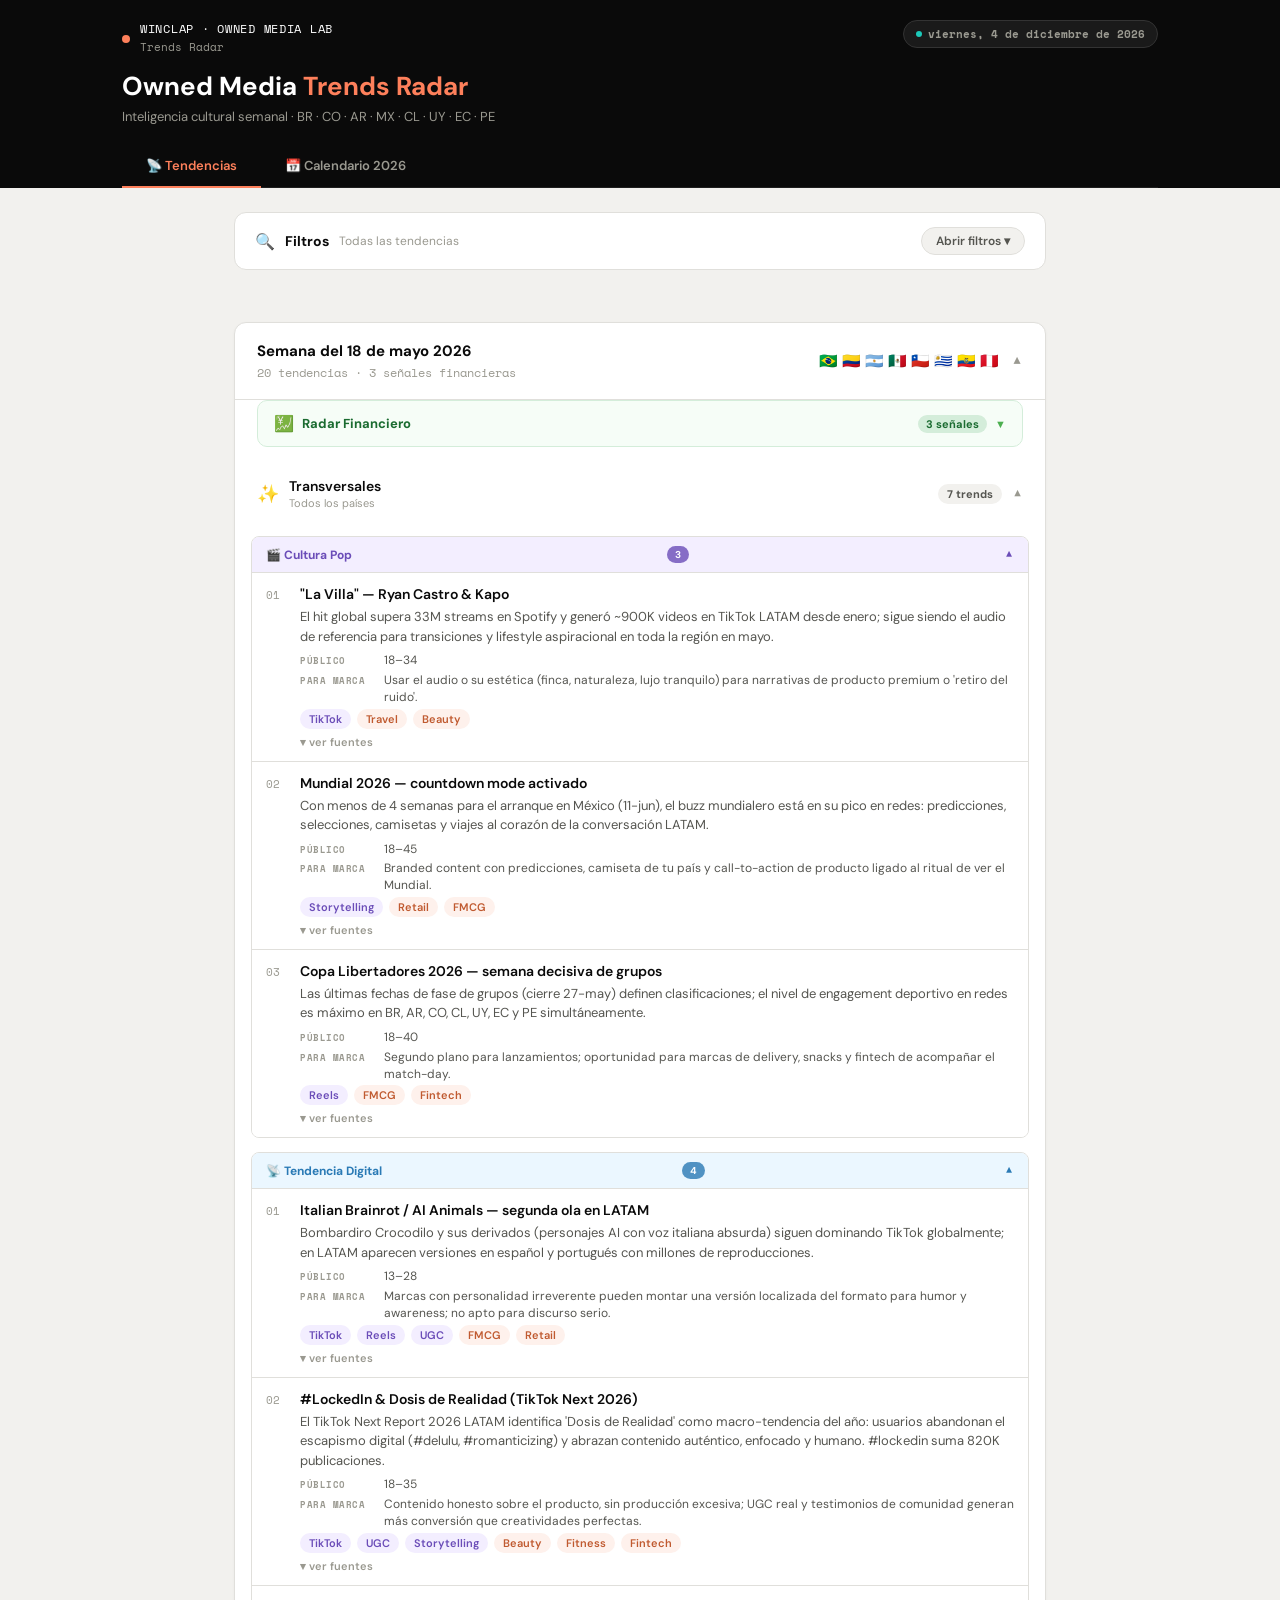
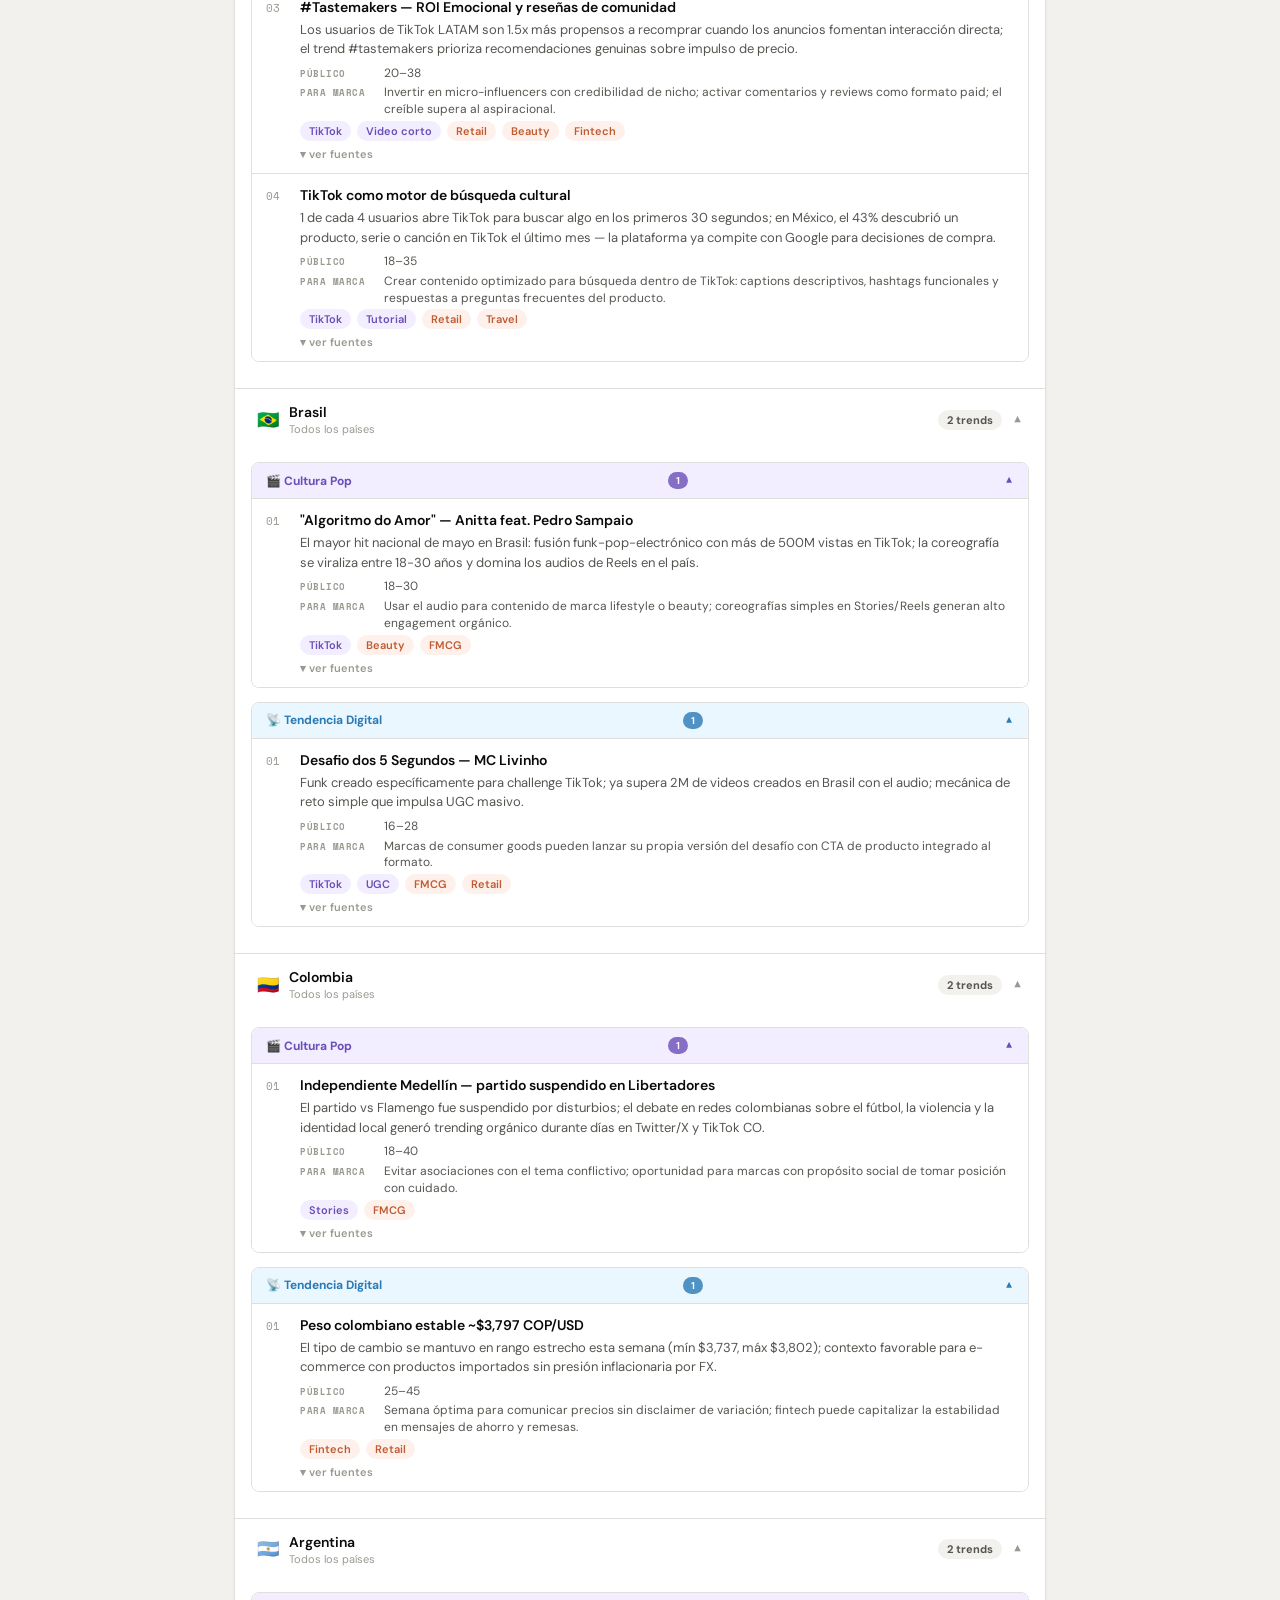
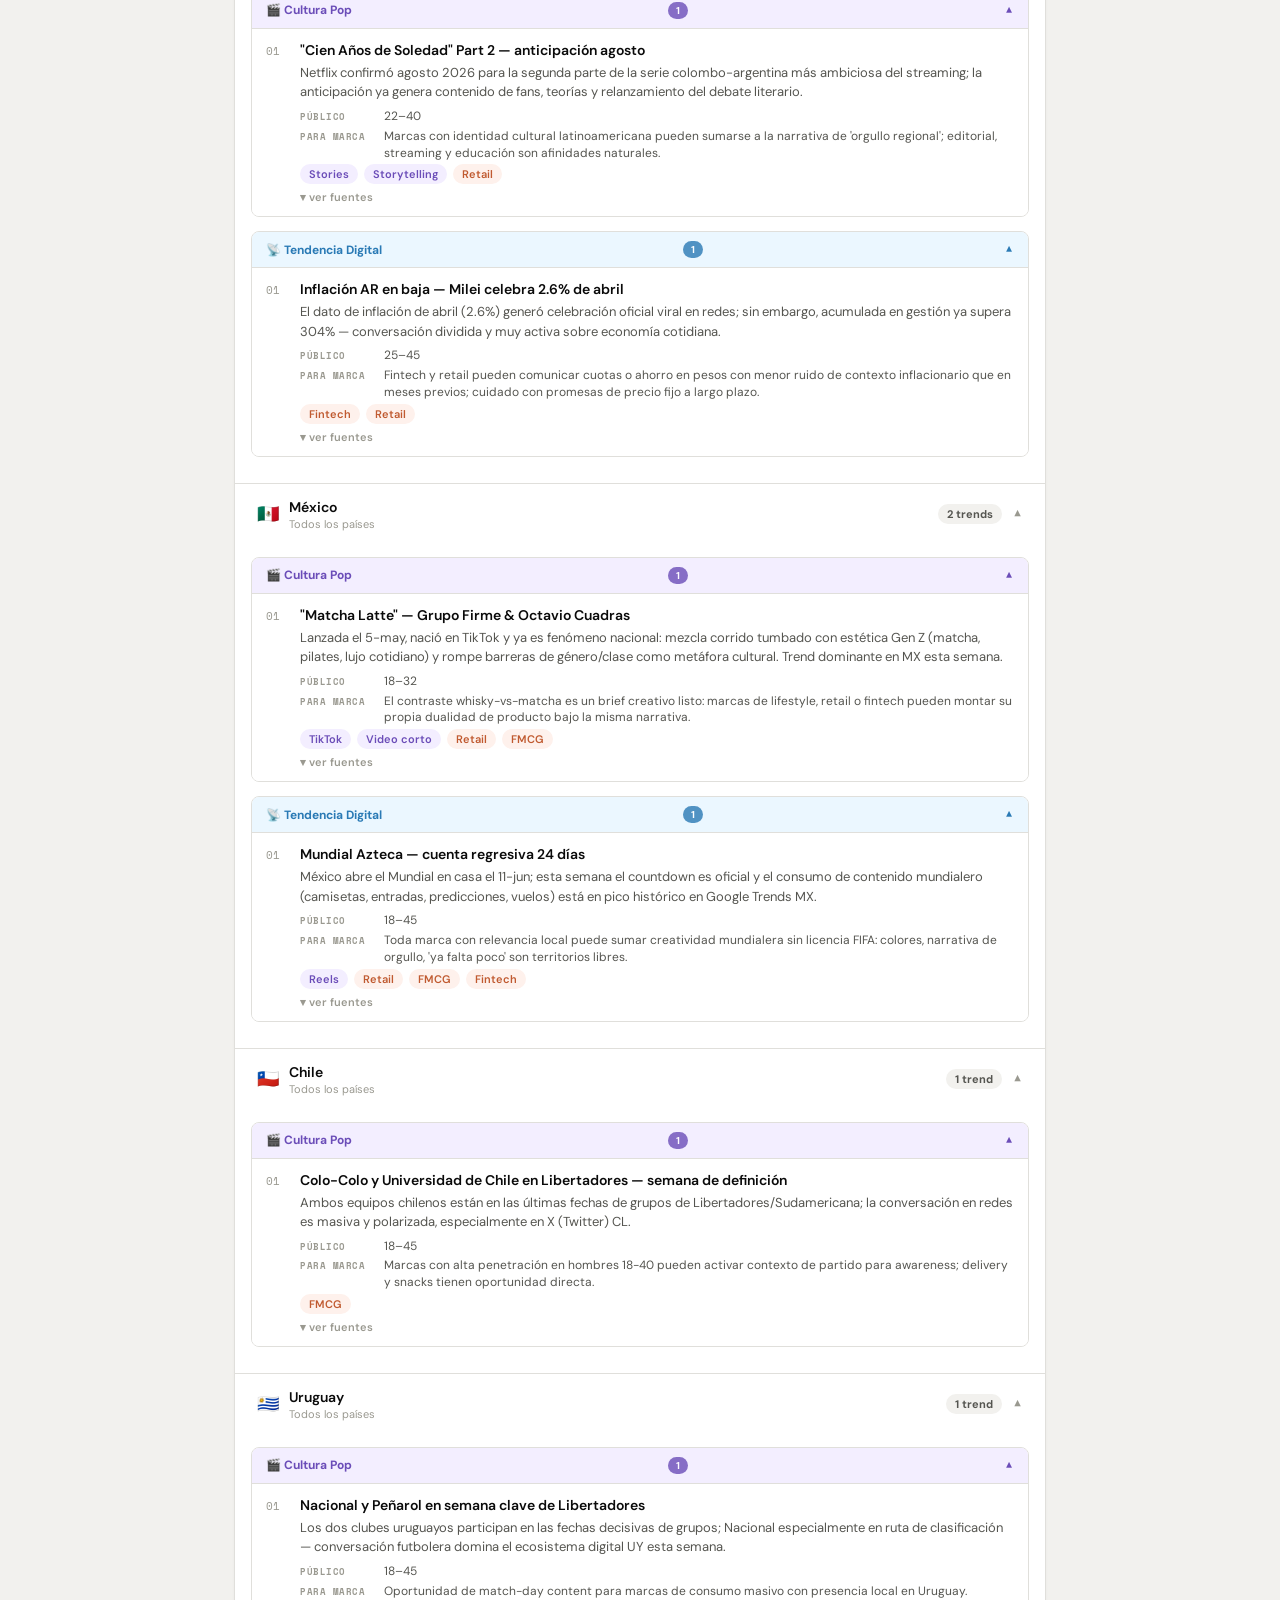
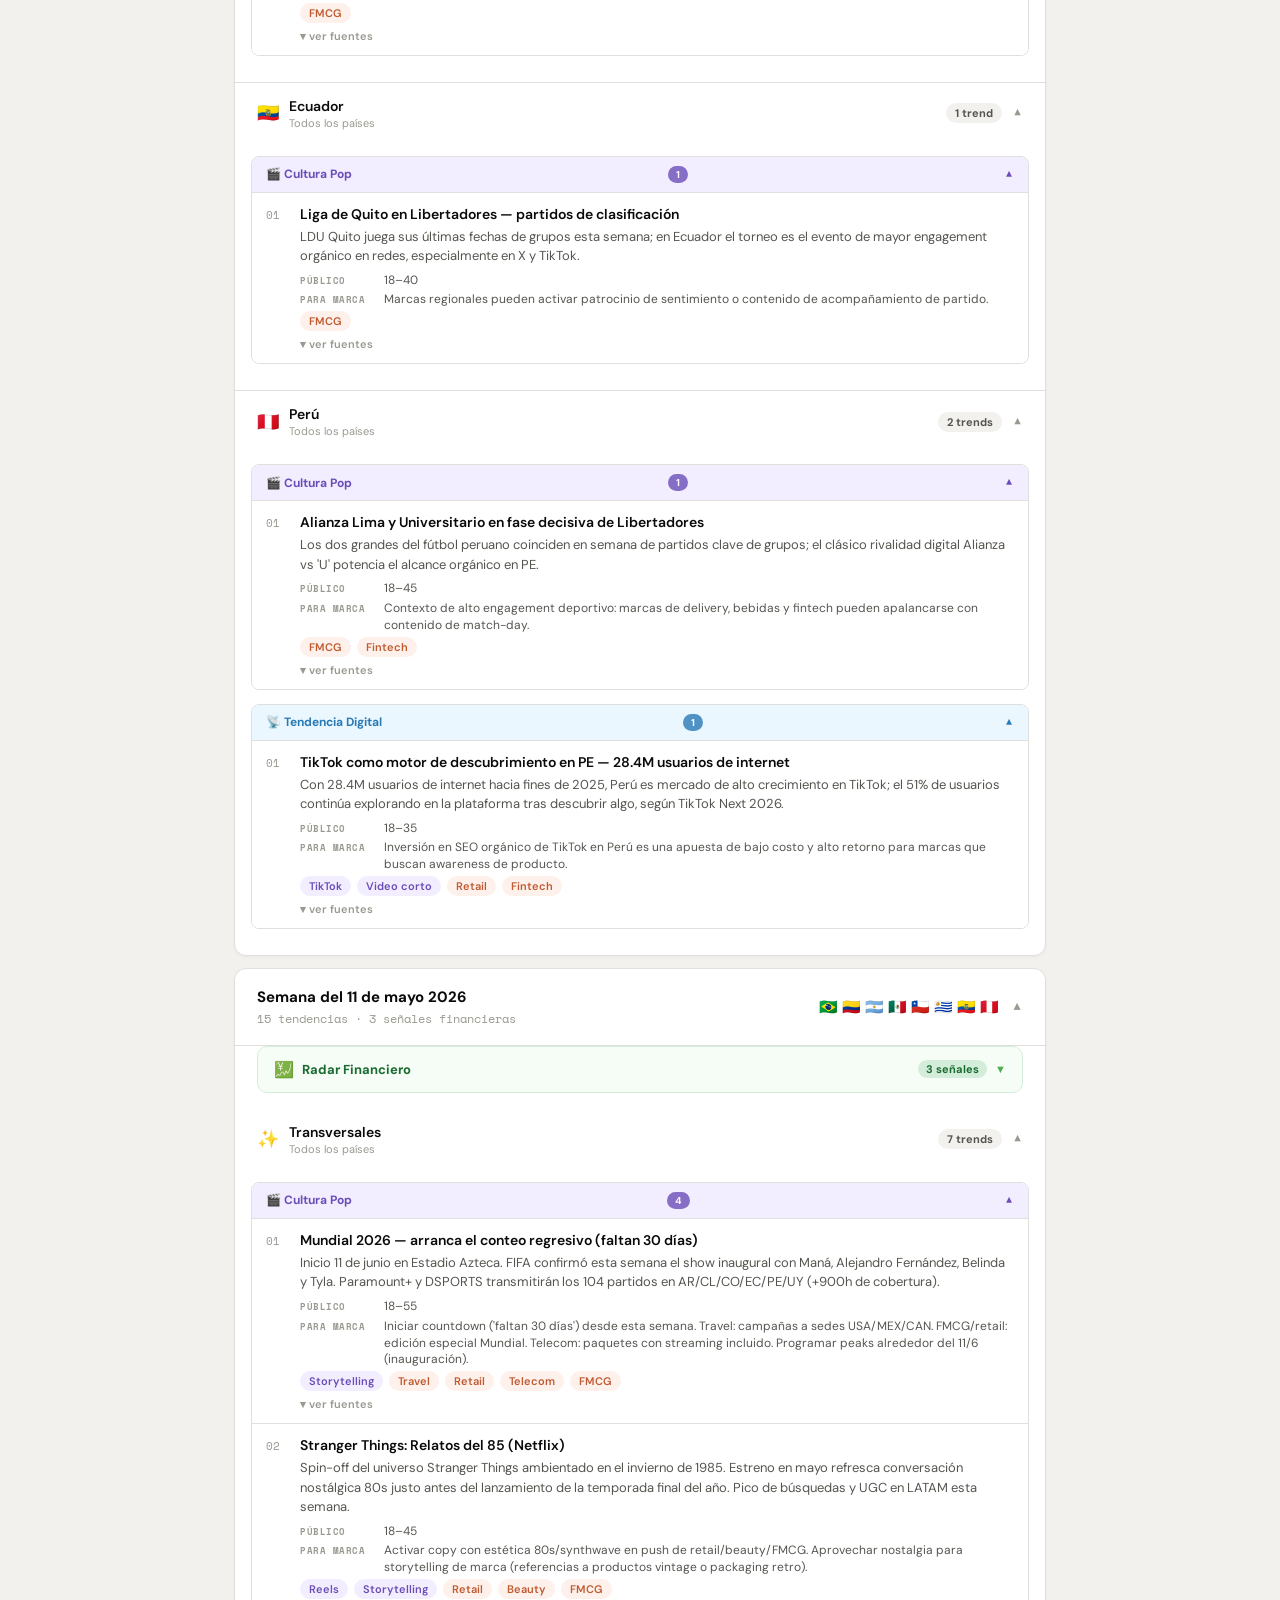
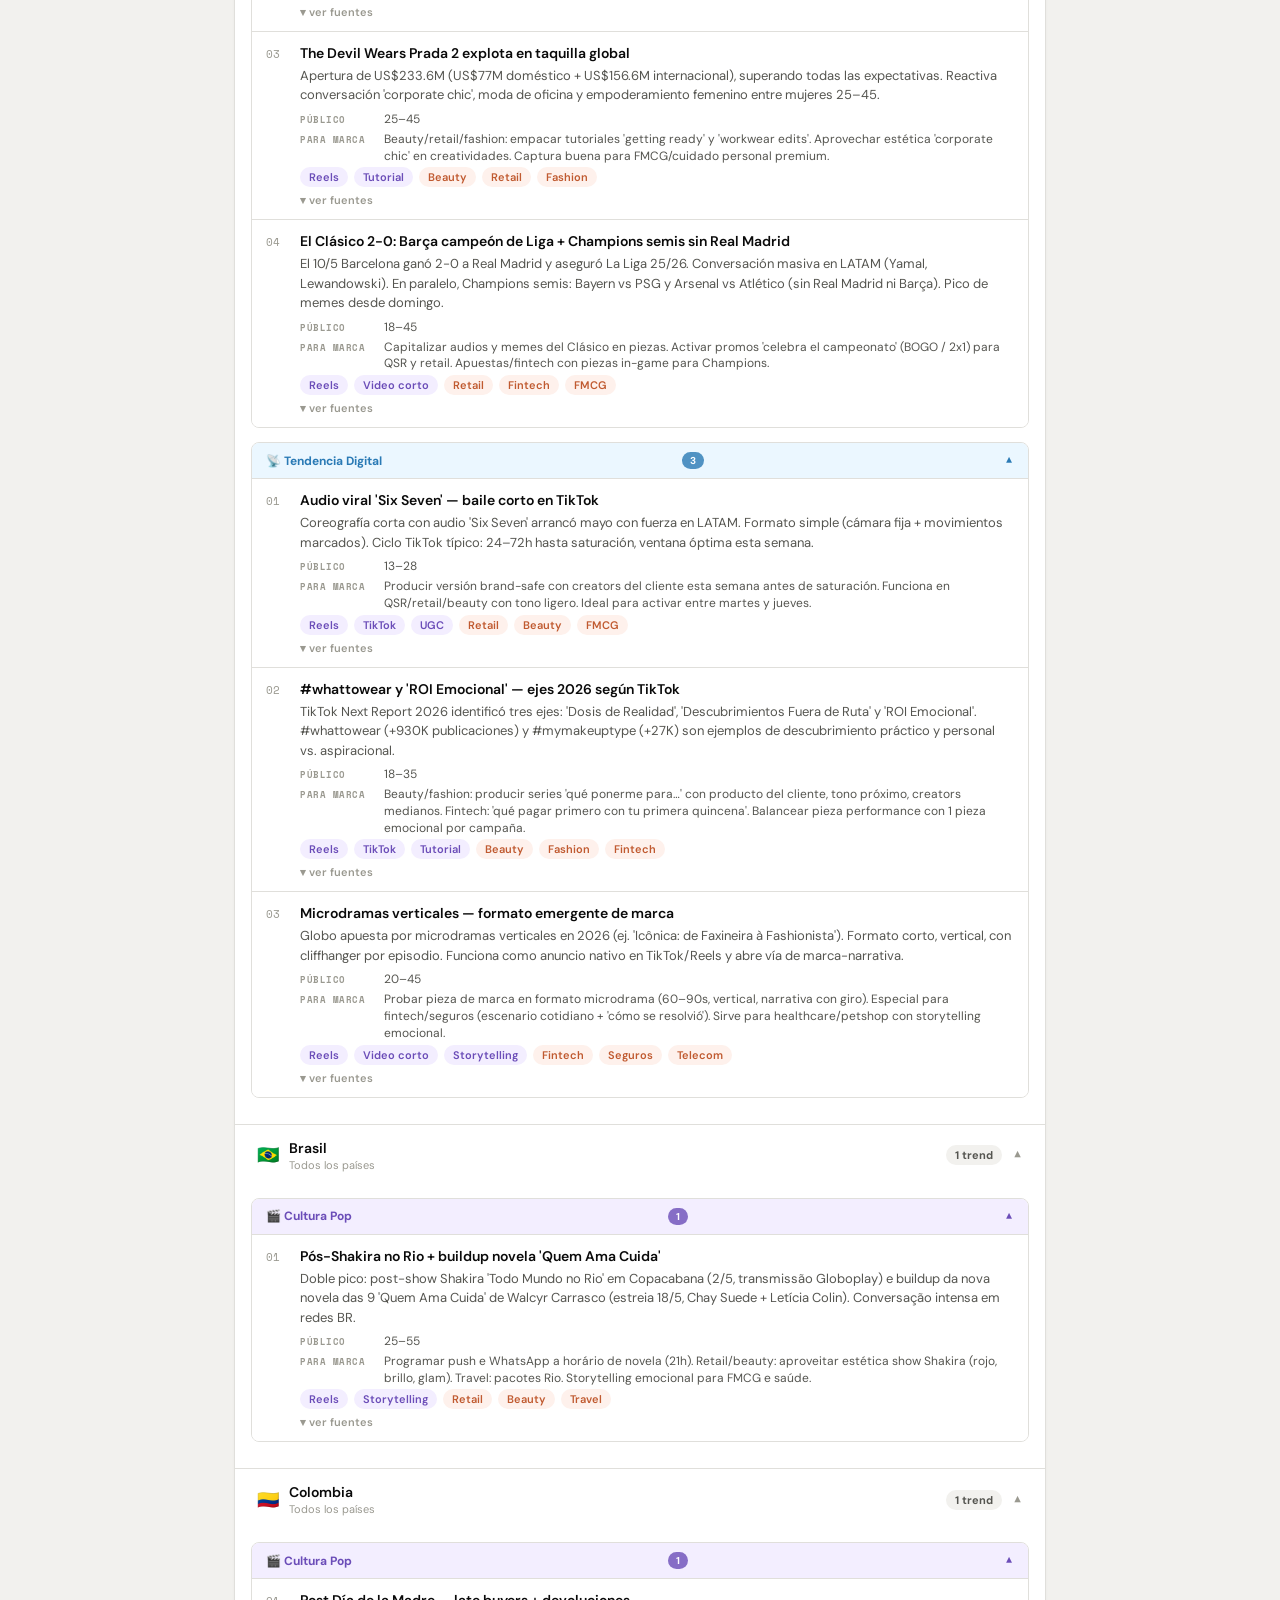
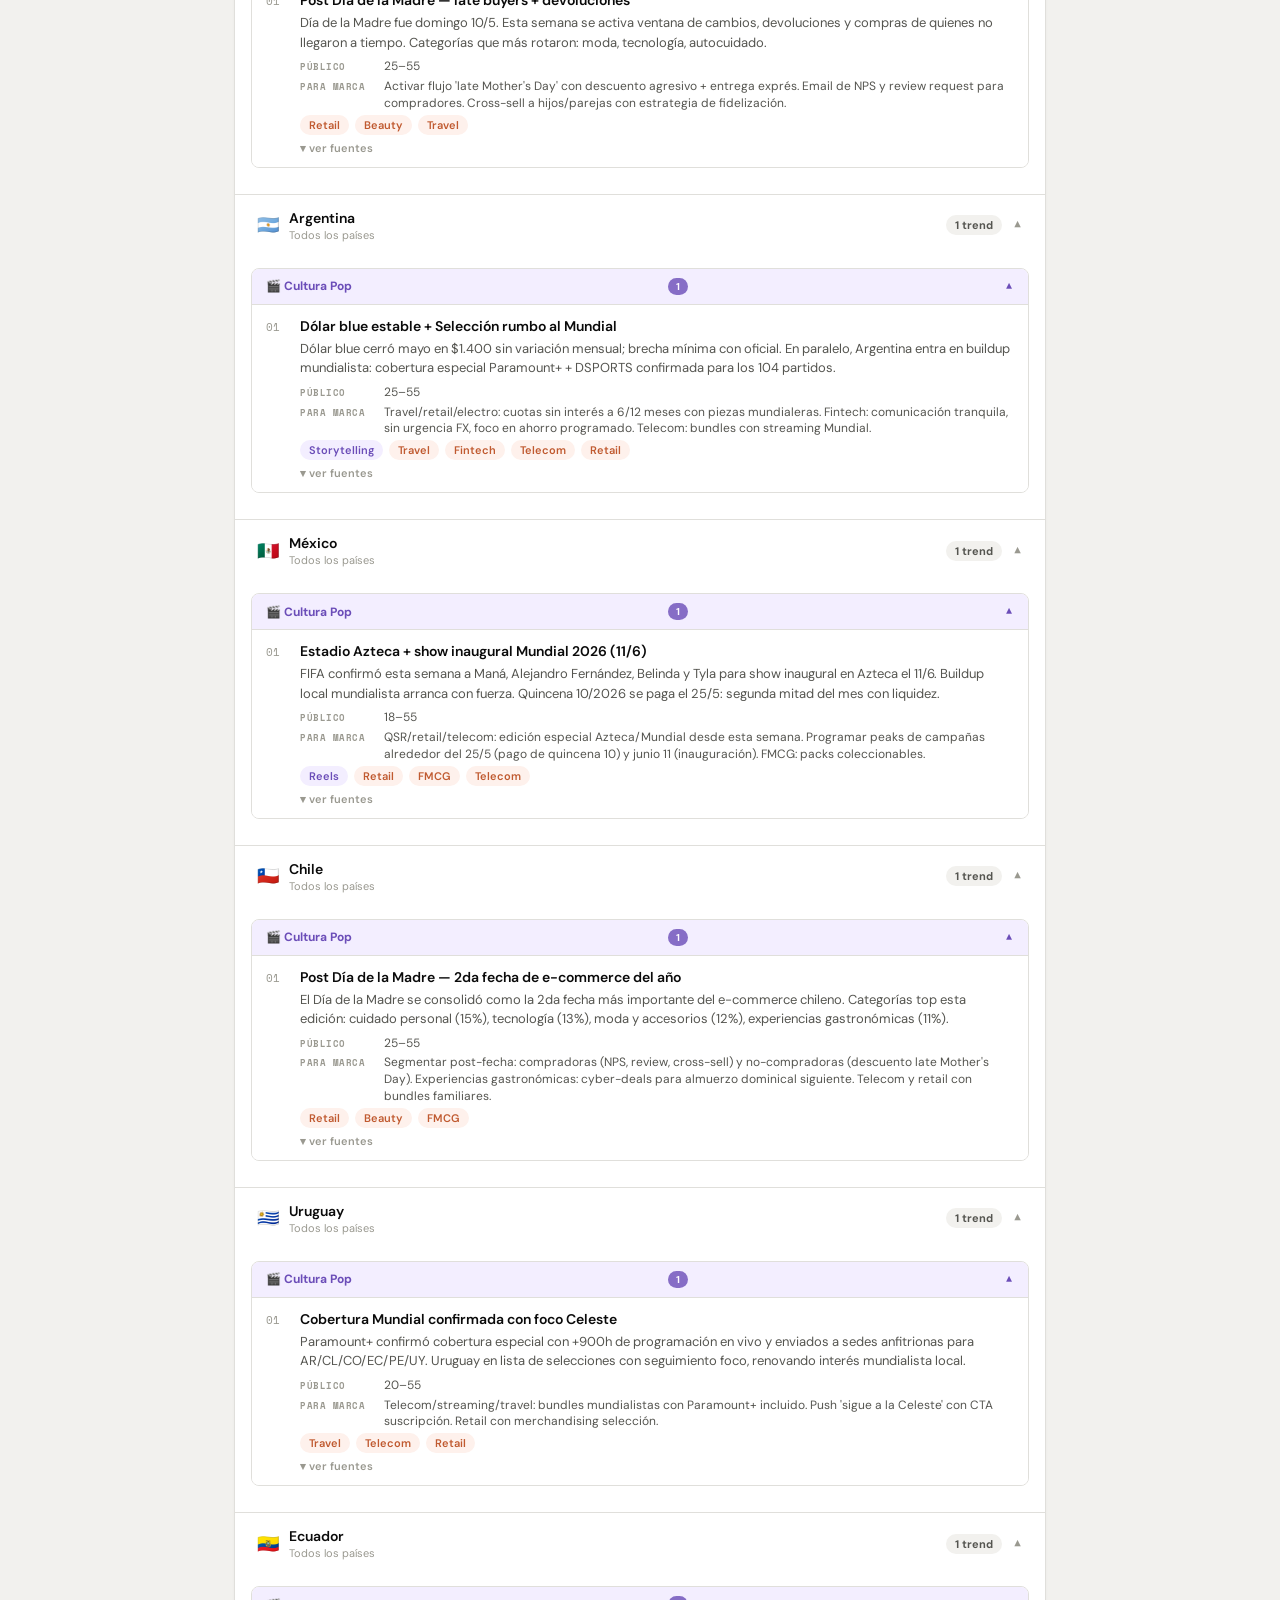
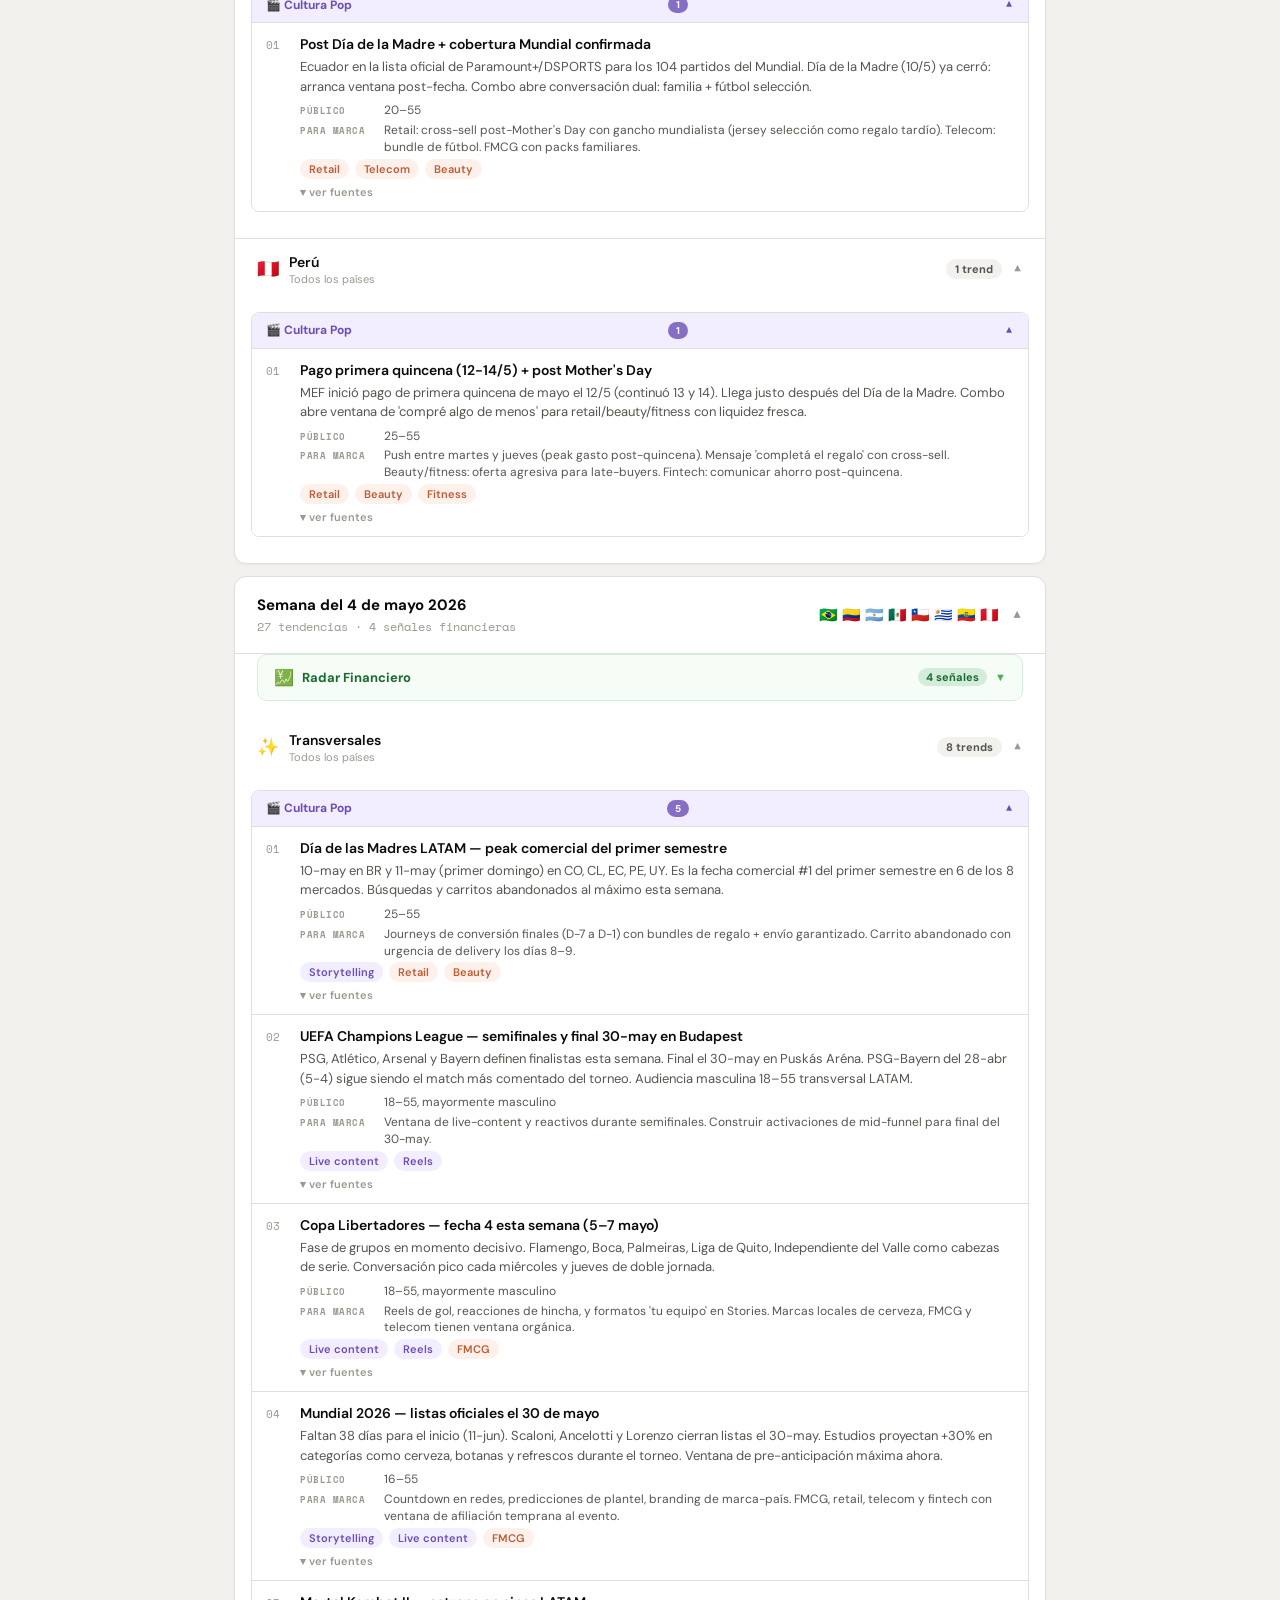
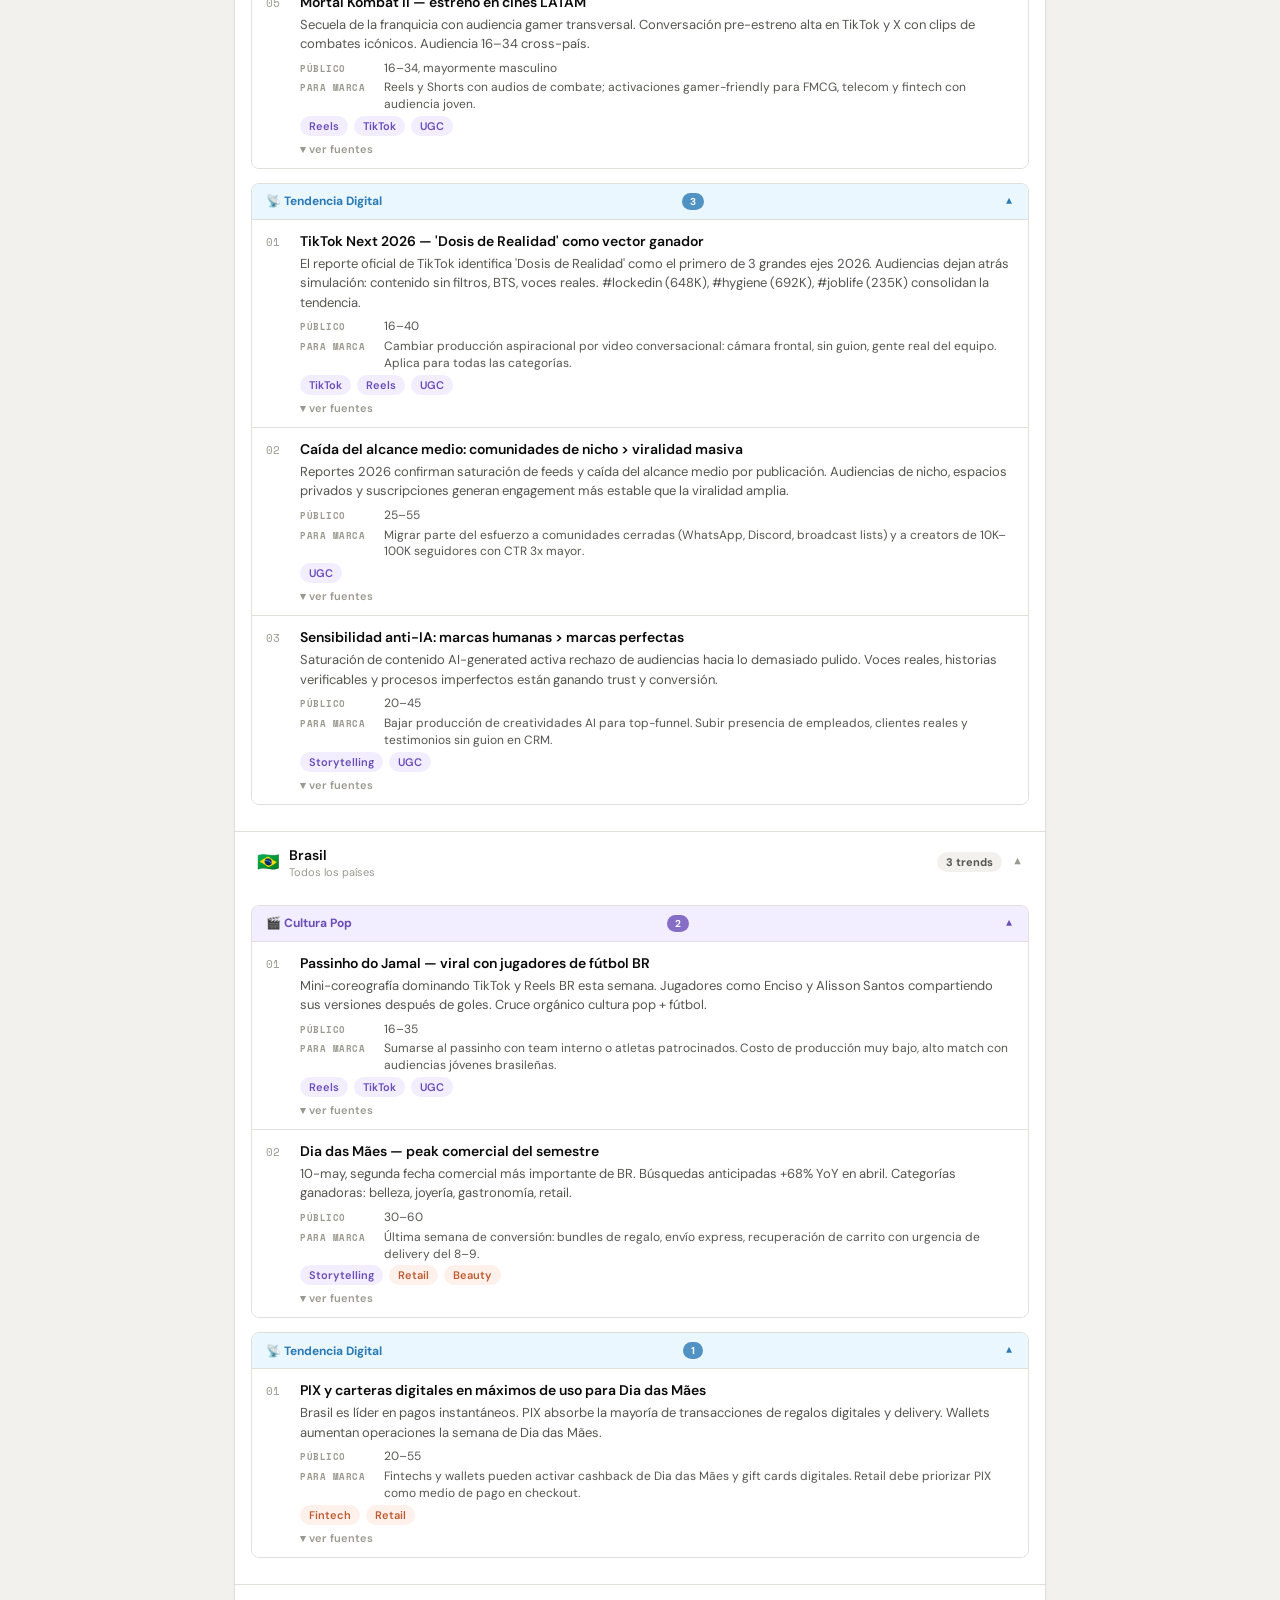
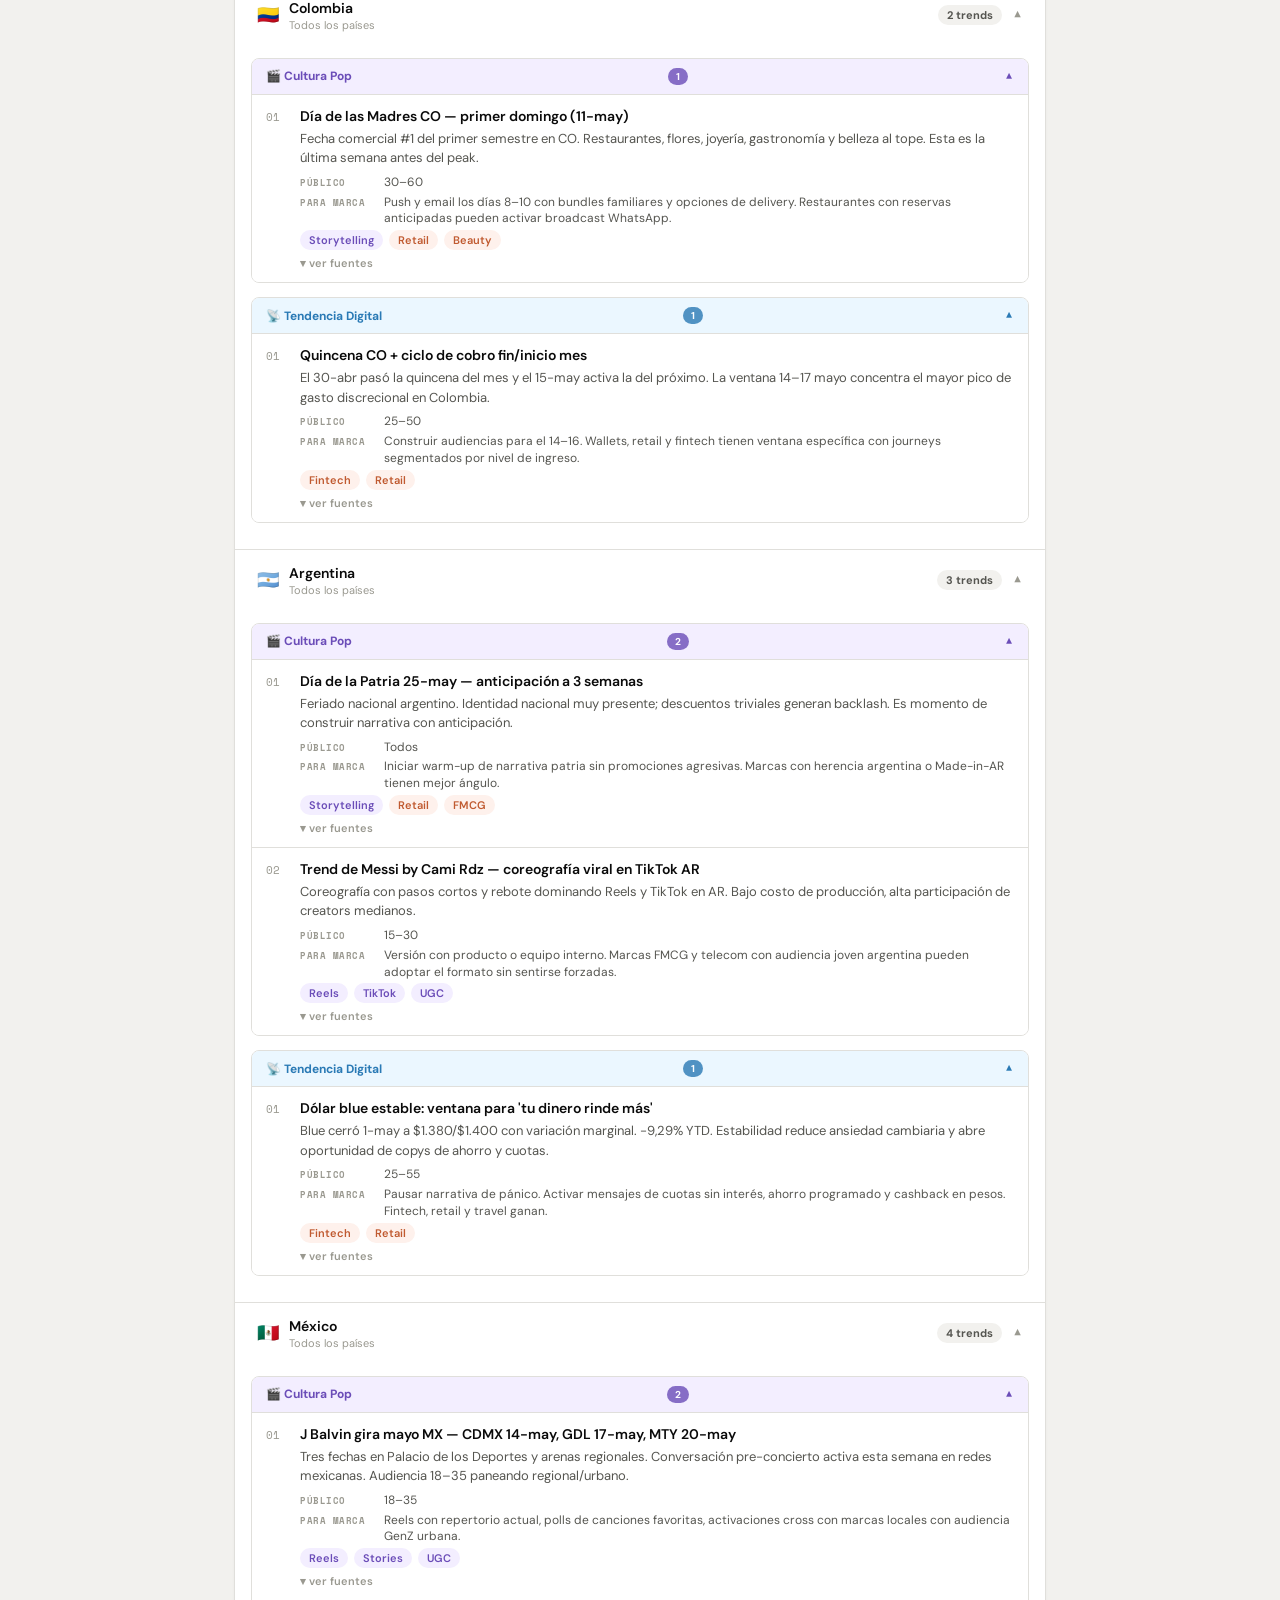
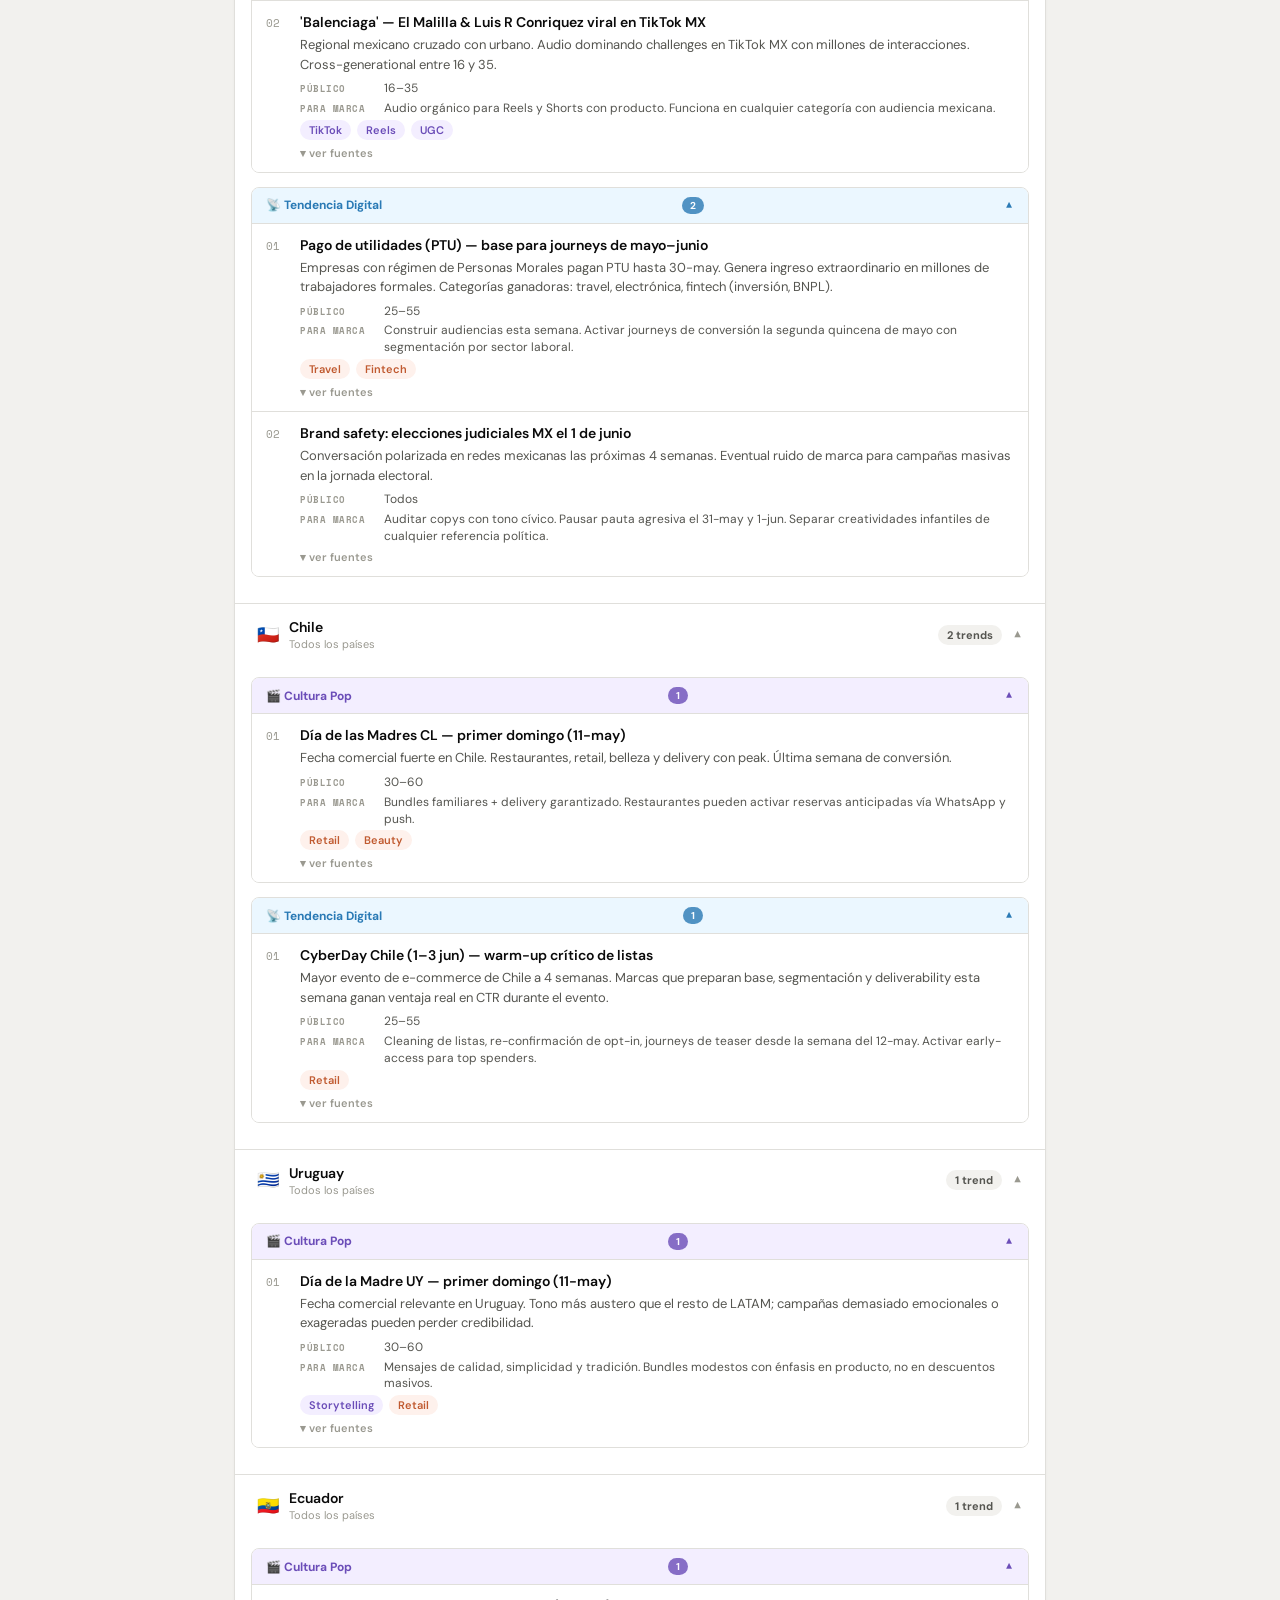
<file: index.html>
<!DOCTYPE html>
<html lang="es">
<head>
<meta charset="UTF-8">
<meta name="viewport" content="width=device-width, initial-scale=1.0">
<title>Owned Media Trends Radar — Winclap</title>
<link href="https://fonts.googleapis.com/css2?family=Space+Mono:wght@400;700&family=DM+Sans:wght@300;400;500;600;700&display=swap" rel="stylesheet">
<style>
:root{--black:#0A0A0A;--white:#FFFFFF;--red:#FE805B;--green:#1CC9B9;--purple:#CEABFF;--blue:#87DBFF;--yellow:#FFD447;--pink:#FF9B96;--bg:#F2F1EE;--card:#FFFFFF;--border:#E0DFDB;--t1:#0A0A0A;--t2:#555550;--t3:#9A9990}
*{box-sizing:border-box;margin:0;padding:0}
body{font-family:'DM Sans',sans-serif;background:var(--bg);color:var(--t1);min-height:100vh}
header{background:var(--black);color:var(--white)}
.header-inner{max-width:1100px;margin:0 auto;padding:20px 32px 0}
.header-top{display:flex;align-items:flex-start;justify-content:space-between;margin-bottom:16px}
.brand{display:flex;align-items:center;gap:10px}
.brand-dot{width:8px;height:8px;border-radius:50%;background:var(--red);margin-top:2px}
.brand-text{font-family:'Space Mono',monospace;font-size:12px;color:var(--white);letter-spacing:.06em}
.brand-sub{font-size:11px;color:var(--t3);font-family:'Space Mono',monospace;margin-top:2px}
.live-badge{display:flex;align-items:center;gap:6px;background:#1A1A1A;border:1px solid #333;padding:5px 12px;border-radius:20px;font-size:11px;font-weight:600;color:var(--t3);font-family:'Space Mono',monospace}
.live-dot{width:6px;height:6px;border-radius:50%;background:var(--green);animation:pulse 2s infinite}
@keyframes pulse{0%,100%{opacity:1}50%{opacity:.3}}
.header-title{margin-bottom:20px}
.header-title h1{font-size:26px;font-weight:700;color:var(--white);line-height:1.2}
.header-title h1 span{color:var(--red)}
.header-title p{font-size:13px;color:var(--t3);margin-top:6px}
.tab-nav{display:flex;border-bottom:1px solid #1F1F1F}
.tab-btn{background:transparent;border:none;color:var(--t3);font-size:13px;font-weight:600;padding:12px 24px;cursor:pointer;border-bottom:2px solid transparent;margin-bottom:-1px;transition:all .2s;font-family:'DM Sans',sans-serif}
.tab-btn:hover{color:var(--white)}
.tab-btn.active{color:var(--red);border-bottom-color:var(--red)}
.tab-content{display:none}.tab-content.active{display:block}
/* TENDENCIAS */
.container{max-width:860px;margin:0 auto;padding:32px 24px}
.week-card{background:var(--card);border:1px solid var(--border);border-radius:12px;margin-bottom:12px;overflow:hidden;box-shadow:0 1px 3px rgba(0,0,0,.04)}
.week-header{display:flex;align-items:center;justify-content:space-between;padding:18px 22px;cursor:pointer;user-select:none;transition:background .15s}
.week-header:hover{background:#FAFAF9}
.week-label{font-size:15px;font-weight:700}
.week-meta{font-size:12px;color:var(--t3);margin-top:3px;font-family:'Space Mono',monospace}
.week-right{display:flex;align-items:center;gap:12px}
.chevron{font-size:12px;color:var(--t3);transition:transform .25s}
.week-card.open .chevron{transform:rotate(180deg)}
.week-body{display:none;border-top:1px solid var(--border)}
.week-card.open .week-body{display:block}
.sec-item{border-bottom:1px solid var(--border)}.sec-item:last-child{border-bottom:none}
.sec-header{display:flex;align-items:center;gap:10px;padding:14px 22px;cursor:pointer;user-select:none;transition:background .15s}
.sec-header:hover{background:#FAFAF9}
.sec-icon{font-size:18px}
.sec-info{flex:1}
.sec-title{font-size:14px;font-weight:600}
.sec-sub{font-size:11px;color:var(--t3);margin-top:1px}
.sec-badge{background:var(--bg);color:var(--t2);font-size:11px;font-weight:700;padding:3px 9px;border-radius:20px}
.sec-chevron{font-size:11px;color:var(--t3);transition:transform .2s}
.sec-item.open .sec-chevron{transform:rotate(180deg)}
.sec-body{display:none;padding:0 22px 18px}
.sec-item.open .sec-body{display:block}
.trend-item{padding:14px 0;border-bottom:1px solid var(--border);display:flex;gap:14px}
.trend-item:last-child{border-bottom:none}
.trend-num{font-family:'Space Mono',monospace;font-size:11px;color:var(--t3);padding-top:2px;min-width:20px}
.trend-content{flex:1}
.trend-name{font-size:14px;font-weight:600;margin-bottom:4px}
.trend-why{font-size:13px;color:var(--t2);line-height:1.5;margin-bottom:6px}
.trend-meta-row { display:flex; gap:8px; margin-bottom:3px; align-items:baseline; }
.trend-meta-label { font-family:'Space Mono',monospace; font-size:9px; font-weight:700; color:var(--t3); text-transform:uppercase; letter-spacing:.06em; min-width:76px; padding-top:1px; }
.trend-meta-val { font-size:12px; color:var(--t2); line-height:1.4; flex:1; }

.trend-tags{display:flex;flex-wrap:wrap;gap:6px}
.tag{font-size:11px;font-weight:600;padding:3px 9px;border-radius:20px;background:var(--bg);color:var(--t2)}
.tag.channel{background:#EBF7FF;color:#2A7AB5}
.tag.format{background:#F3EEFF;color:#6B4DB8}
.tag.brand{background:#FEF1EC;color:#C05A30}
.empty-state{text-align:center;padding:24px;color:var(--t3);font-size:13px}
/* CALENDARIO */
#tab-calendar .cal-wrap{max-width:1100px;margin:0 auto;padding:0 24px 40px}
.filters-bar{background:var(--card);border:1px solid var(--border);border-radius:12px;margin:24px 0 20px;overflow:hidden}
.filters-header{display:flex;align-items:center;justify-content:space-between;padding:14px 20px;cursor:pointer;user-select:none}
.filters-header-left{display:flex;align-items:center;gap:10px}
.filters-title{font-size:14px;font-weight:700}
.filters-summary{font-size:12px;color:var(--t3)}
.filter-toggle-btn{background:var(--bg);border:1px solid var(--border);color:var(--t2);font-size:12px;font-weight:600;padding:5px 14px;border-radius:20px;cursor:pointer;font-family:'DM Sans',sans-serif;transition:all .15s}
.filter-toggle-btn:hover{background:var(--border)}
.filters-body{display:none;border-top:1px solid var(--border);padding:16px 20px}
.filters-bar.open .filters-body{display:block}
.filter-section{margin-bottom:14px}
.filter-section:last-child{margin-bottom:0}
.filter-section-label{font-size:10px;font-weight:700;color:var(--t3);text-transform:uppercase;letter-spacing:.08em;font-family:'Space Mono',monospace;margin-bottom:7px}
.filter-chips{display:flex;flex-wrap:wrap;gap:6px}
.filter-chip{background:var(--bg);border:1px solid var(--border);color:var(--t2);font-size:11px;font-weight:600;padding:4px 12px;border-radius:20px;cursor:pointer;transition:all .15s;font-family:'DM Sans',sans-serif}
.filter-chip:hover{border-color:var(--red);color:var(--red)}
.filter-chip.active{background:var(--black);border-color:var(--black);color:var(--white)}
.filter-chip.client-active{background:var(--red);border-color:var(--red);color:var(--white)}
.filters-footer{display:flex;justify-content:flex-end;padding-top:10px;border-top:1px solid var(--border);margin-top:10px}
.clear-filters-btn{background:none;border:none;color:var(--t3);font-size:12px;cursor:pointer;font-family:'DM Sans',sans-serif}
.clear-filters-btn:hover{color:var(--red)}
.toolbar{display:flex;align-items:center;gap:8px;flex-wrap:wrap;margin-bottom:16px}
.results-count{font-size:12px;color:var(--t3);font-family:'Space Mono',monospace;margin-left:auto}
.active-pill{display:inline-flex;align-items:center;gap:5px;background:var(--black);color:var(--white);font-size:11px;font-weight:600;padding:3px 10px;border-radius:20px}
.active-pill .x{cursor:pointer;opacity:.6;margin-left:2px}
.active-pill .x:hover{opacity:1}
.month-section{margin-bottom:28px}
.month-header{display:flex;align-items:center;gap:12px;margin-bottom:12px}
.month-name{font-family:'Space Mono',monospace;font-size:11px;font-weight:700;letter-spacing:.1em;text-transform:uppercase;color:var(--t2)}
.month-line{flex:1;height:1px;background:var(--border)}
.month-count{font-family:'Space Mono',monospace;font-size:10px;color:var(--t3)}
.cal-grid{display:grid;grid-template-columns:repeat(auto-fill,minmax(240px,1fr));gap:10px}
.cal-card{background:var(--card);border:1px solid var(--border);border-radius:10px;overflow:hidden;cursor:pointer;transition:all .18s}
.cal-card:hover{transform:translateY(-2px);box-shadow:0 6px 20px rgba(0,0,0,.1);border-color:var(--red)}
.cal-accent{height:3px}
.cal-accent.civica{background:var(--blue)}
.cal-accent.cultural{background:var(--purple)}
.cal-accent.comercial{background:var(--red)}
.cal-accent.festividad{background:var(--yellow)}
.cal-inner{padding:12px}
.cal-top{display:flex;align-items:flex-start;justify-content:space-between;gap:6px;margin-bottom:7px}
.cal-date{font-family:'Space Mono',monospace;font-size:10px;font-weight:700;color:var(--t3)}
.cal-impact{font-size:9px;font-weight:700;padding:2px 7px;border-radius:20px;text-transform:uppercase;letter-spacing:.05em}
.impact-alto{background:#FDECEA;color:#C0392B}
.impact-medio{background:#FEF6E8;color:#B7770D}
.impact-bajo{background:#F2F2F0;color:var(--t3)}
.cal-name{font-size:13px;font-weight:700;line-height:1.3;margin-bottom:6px}
.cal-bottom{display:flex;align-items:center;justify-content:space-between;margin-bottom:6px}
.cal-flags{font-size:12px;letter-spacing:1px}
.cal-cat{font-size:9px;font-weight:700;padding:2px 7px;border-radius:20px;text-transform:uppercase;letter-spacing:.04em}
.cat-civica{background:#EBF7FF;color:#2A7AB5}
.cat-cultural{background:#F3EEFF;color:#6B4DB8}
.cat-comercial{background:#FEF1EC;color:#C05A30}
.cat-festividad{background:#FFFAE8;color:#9A7200}
.cal-clients{display:flex;flex-wrap:wrap;gap:3px;margin-top:6px}
.ctag{font-size:9px;font-weight:700;background:var(--bg);color:var(--t2);padding:2px 6px;border-radius:10px;border:1px solid var(--border)}
.no-results{text-align:center;padding:60px 24px;color:var(--t3);font-size:14px}
/* MODAL */
.modal-overlay{display:none;position:fixed;inset:0;background:rgba(0,0,0,.65);z-index:1000;align-items:center;justify-content:center;padding:20px}
.modal-overlay.open{display:flex}
.modal{background:var(--white);border-radius:16px;width:100%;max-width:580px;max-height:90vh;overflow-y:auto;position:relative;animation:modalIn .2s ease}
@keyframes modalIn{from{opacity:0;transform:translateY(8px)}to{opacity:1;transform:translateY(0)}}
.modal-top-bar{height:4px;border-radius:16px 16px 0 0}
.modal-top-bar.civica{background:var(--blue)}
.modal-top-bar.cultural{background:var(--purple)}
.modal-top-bar.comercial{background:var(--red)}
.modal-top-bar.festividad{background:var(--yellow)}
.modal-head{padding:20px 22px 0;display:flex;align-items:flex-start;justify-content:space-between;gap:12px}
.modal-title{font-size:19px;font-weight:700;line-height:1.3;flex:1}
.modal-close{background:var(--bg);border:none;width:30px;height:30px;border-radius:50%;cursor:pointer;font-size:15px;display:flex;align-items:center;justify-content:center;flex-shrink:0}
.modal-close:hover{background:var(--border)}
.modal-body{padding:14px 22px 24px}
.mrow{display:flex;align-items:center;gap:8px;margin-bottom:10px;flex-wrap:wrap}
.mlabel{font-family:'Space Mono',monospace;font-size:9px;font-weight:700;color:var(--t3);text-transform:uppercase;letter-spacing:.06em;min-width:72px}
.mdivider{height:1px;background:var(--border);margin:14px 0}
.msec{font-size:10px;font-weight:700;text-transform:uppercase;letter-spacing:.08em;color:var(--t3);font-family:'Space Mono',monospace;margin-bottom:7px}
.mdesc{font-size:13px;color:var(--t2);line-height:1.6;margin-bottom:14px}
.mbrand{background:#FEF7F5;border:1px solid #FADDD5;border-left:3px solid var(--red);border-radius:8px;padding:11px 13px;margin-bottom:14px}
.mbrand p{font-size:13px;color:var(--t2);line-height:1.5}
.mchips{display:flex;flex-wrap:wrap;gap:5px;margin-bottom:14px}
.mchip{font-size:11px;font-weight:600;background:var(--bg);color:var(--t2);padding:3px 9px;border-radius:20px;border:1px solid var(--border)}
.mclients{display:flex;flex-wrap:wrap;gap:5px;margin-bottom:10px}
.mclient{font-size:11px;font-weight:700;background:var(--black);color:var(--white);padding:3px 10px;border-radius:20px}
.mclient-brief{background:var(--bg);border:1px solid var(--border);border-radius:8px;padding:10px 12px;margin-top:8px;margin-bottom:8px}.mclient-brief-header{display:flex;align-items:center;justify-content:space-between;margin-bottom:5px}.mclient-brief-name{font-size:12px;font-weight:700;color:var(--t1)}.mclient-brief-canal{font-size:10px;font-weight:600;background:#EBF7FF;color:#2A7AB5;padding:2px 8px;border-radius:20px}.mclient-brief-angulo{font-size:11px;color:var(--t2);margin-bottom:6px;font-style:italic}.mclient-brief-copy{background:var(--white);border:1px solid var(--border);border-left:3px solid var(--red);border-radius:6px;padding:8px 10px;font-size:12px;color:var(--t1);line-height:1.5;cursor:pointer;position:relative;word-break:break-word}.no-client-note{font-size:12px;color:var(--t3);font-style:italic}
/* SUBGROUPS in transversal */
.subgroup { margin-bottom: 14px; border-radius: 8px; overflow: hidden; border: 1px solid var(--border); }
.subgroup-header { display: flex; align-items: center; justify-content: space-between; padding: 9px 14px; cursor: pointer; user-select: none; }
.subgroup-label { font-size: 12px; font-weight: 700; }
.subgroup-count { font-size: 10px; font-weight: 700; padding: 2px 8px; border-radius: 20px; opacity: .8; }
.subgroup-chevron { font-size: 10px; transition: transform .2s; }
.subgroup.open .subgroup-chevron { transform: rotate(180deg); }
.subgroup-body { display: none; border-top: 1px solid var(--border); background: var(--card); }
.subgroup.open .subgroup-body { display: block; }
.subgroup-body .trend-item { padding: 12px 14px; }
.subgroup-body .trend-item:last-child { border-bottom: none; }

/* TRENDS FILTERS — same style as calendar */
.trends-filters-wrap { max-width: 860px; margin: 24px auto 0; padding: 0 24px; }

/* SOURCES */
.trend-sources{margin-top:6px}
.sources-toggle{background:none;border:none;color:var(--t3);font-size:11px;font-weight:600;cursor:pointer;padding:0;font-family:'DM Sans',sans-serif;display:flex;align-items:center;gap:4px;transition:color .15s}
.sources-toggle:hover{color:var(--red)}
.sources-list{display:none;margin-top:6px;padding:8px 10px;background:var(--bg);border-radius:6px;border-left:2px solid var(--border)}
.sources-list.open{display:block}
.source-item{display:flex;align-items:baseline;gap:6px;padding:3px 0}
.source-num{font-family:'Space Mono',monospace;font-size:9px;color:var(--t3);min-width:14px}
.source-link{font-size:11px;color:var(--blue);text-decoration:none;line-height:1.4;word-break:break-all}
.source-link:hover{text-decoration:underline;color:var(--red)}
.source-title{font-size:11px;color:var(--t2)}

/* FINANCE SECTION */
.finance-section{border:1px solid #D4EDDA;border-radius:10px;background:#F6FDF7;margin:0 22px 16px;overflow:hidden}
.finance-header{display:flex;align-items:center;gap:8px;padding:12px 16px;cursor:pointer;user-select:none}
.finance-header:hover{background:#EDFAF0}
.finance-icon{font-size:16px}
.finance-title{font-size:13px;font-weight:700;color:#1A6B30;flex:1}
.finance-count{font-size:11px;font-weight:700;background:#D4EDDA;color:#1A6B30;padding:2px 8px;border-radius:20px}
.finance-chevron{font-size:11px;color:#4CAF50;transition:transform .2s}
.finance-section.open .finance-chevron{transform:rotate(180deg)}
.finance-body{display:none;padding:0 16px 14px}
.finance-section.open .finance-body{display:block}
.finance-item{padding:10px 0;border-bottom:1px solid #D4EDDA}
.finance-item:last-child{border-bottom:none}
.finance-item-top{display:flex;align-items:flex-start;justify-content:space-between;gap:8px;margin-bottom:4px}
.finance-name{font-size:13px;font-weight:700;color:#1A3A20;flex:1}
.finance-flag{font-size:14px}
.finance-countries{display:flex;gap:3px;flex-wrap:wrap;margin-bottom:2px}
.finance-why{font-size:12px;color:#2D5A3D;line-height:1.5;margin-bottom:6px}
.finance-action{background:#D4EDDA;border-left:3px solid #4CAF50;border-radius:6px;padding:7px 10px;font-size:11px;color:#1A3A20;line-height:1.5;font-style:italic}
.finance-type{font-size:9px;font-weight:700;padding:2px 7px;border-radius:20px;text-transform:uppercase;letter-spacing:.05em;white-space:nowrap}
.ftype-pago{background:#D4EDDA;color:#1A6B30}
.ftype-fx{background:#FFF3CD;color:#856404}
.ftype-alerta{background:#FDECEA;color:#C0392B}
.ftype-ciclo{background:#EBF7FF;color:#2A7AB5}

.no-client-note{font-size:12px;color:var(--t3);font-style:italic}
/* SUBGROUPS in transversal */
.subgroup { margin-bottom: 14px; border-radius: 8px; overflow: hidden; border: 1px solid var(--border); }
.subgroup-header { display: flex; align-items: center; justify-content: space-between; padding: 9px 14px; cursor: pointer; user-select: none; }
.subgroup-label { font-size: 12px; font-weight: 700; }
.subgroup-count { font-size: 10px; font-weight: 700; padding: 2px 8px; border-radius: 20px; opacity: .8; }
.subgroup-chevron { font-size: 10px; transition: transform .2s; }
.subgroup.open .subgroup-chevron { transform: rotate(180deg); }
.subgroup-body { display: none; border-top: 1px solid var(--border); background: var(--card); }
.subgroup.open .subgroup-body { display: block; }
.subgroup-body .trend-item { padding: 12px 14px; }
.subgroup-body .trend-item:last-child { border-bottom: none; }

/* TRENDS FILTERS — same style as calendar */
.trends-filters-wrap { max-width: 860px; margin: 24px auto 0; padding: 0 24px; }

/* SOURCES */
.trend-sources{margin-top:6px}
.sources-toggle{background:none;border:none;color:var(--t3);font-size:11px;font-weight:600;cursor:pointer;padding:0;font-family:'DM Sans',sans-serif;display:flex;align-items:center;gap:4px;transition:color .15s}
.sources-toggle:hover{color:var(--red)}
.sources-list{display:none;margin-top:6px;padding:8px 10px;background:var(--bg);border-radius:6px;border-left:2px solid var(--border)}
.sources-list.open{display:block}
.source-item{display:flex;align-items:baseline;gap:6px;padding:3px 0}
.source-num{font-family:'Space Mono',monospace;font-size:9px;color:var(--t3);min-width:14px}
.source-link{font-size:11px;color:var(--blue);text-decoration:none;line-height:1.4;word-break:break-all}
.source-link:hover{text-decoration:underline;color:var(--red)}
.source-title{font-size:11px;color:var(--t2)}

/* FINANCE SECTION */
.finance-section{border:1px solid #D4EDDA;border-radius:10px;background:#F6FDF7;margin:0 22px 16px;overflow:hidden}
.finance-header{display:flex;align-items:center;gap:8px;padding:12px 16px;cursor:pointer;user-select:none}
.finance-header:hover{background:#EDFAF0}
.finance-icon{font-size:16px}
.finance-title{font-size:13px;font-weight:700;color:#1A6B30;flex:1}
.finance-count{font-size:11px;font-weight:700;background:#D4EDDA;color:#1A6B30;padding:2px 8px;border-radius:20px}
.finance-chevron{font-size:11px;color:#4CAF50;transition:transform .2s}
.finance-section.open .finance-chevron{transform:rotate(180deg)}
.finance-body{display:none;padding:0 16px 14px}
.finance-section.open .finance-body{display:block}
.finance-item{padding:10px 0;border-bottom:1px solid #D4EDDA}
.finance-item:last-child{border-bottom:none}
.finance-item-top{display:flex;align-items:flex-start;justify-content:space-between;gap:8px;margin-bottom:4px}
.finance-name{font-size:13px;font-weight:700;color:#1A3A20;flex:1}
.finance-flag{font-size:14px}
.finance-countries{display:flex;gap:3px;flex-wrap:wrap;margin-bottom:2px}
.finance-why{font-size:12px;color:#2D5A3D;line-height:1.5;margin-bottom:6px}
.finance-action{background:#D4EDDA;border-left:3px solid #4CAF50;border-radius:6px;padding:7px 10px;font-size:11px;color:#1A3A20;line-height:1.5;font-style:italic}
.finance-type{font-size:9px;font-weight:700;padding:2px 7px;border-radius:20px;text-transform:uppercase;letter-spacing:.05em;white-space:nowrap}
.ftype-pago{background:#D4EDDA;color:#1A6B30}
.ftype-fx{background:#FFF3CD;color:#856404}
.ftype-alerta{background:#FDECEA;color:#C0392B}
.ftype-ciclo{background:#EBF7FF;color:#2A7AB5}

</style>
</head>
<body>
<header>
  <div class="header-inner">
    <div class="header-top">
      <div class="brand">
        <div class="brand-dot"></div>
        <div>
          <div class="brand-text">WINCLAP · OWNED MEDIA LAB</div>
          <div class="brand-sub">Trends Radar</div>
        </div>
      </div>
      <div class="live-badge"><div class="live-dot"></div><span id="liveDate"></span></div>
    </div>
    <div class="header-title">
      <h1>Owned Media <span>Trends Radar</span></h1>
      <p>Inteligencia cultural semanal · BR · CO · AR · MX · CL · UY · EC · PE</p>
    </div>
    <nav class="tab-nav">
      <button class="tab-btn active" onclick="showTab('trends',this)">📡 Tendencias</button>
      <button class="tab-btn" onclick="showTab('calendar',this)">📅 Calendario 2026</button>
    </nav>
  </div>
</header>

<div id="tab-trends" class="tab-content active">
  <div class="trends-filters-wrap">
    <div class="filters-bar" id="tfBar">
      <div class="filters-header" onclick="toggleTFilters()">
        <div class="filters-header-left">
          <span>🔍</span>
          <span class="filters-title">Filtros</span>
          <span class="filters-summary" id="tfSummary">Todas las tendencias</span>
        </div>
        <button class="filter-toggle-btn" id="tfToggleBtn">Abrir filtros ▾</button>
      </div>
      <div class="filters-body">
        <div class="filter-section">
          <div class="filter-section-label">País</div>
          <div class="filter-chips" id="tfc-country">
            <button class="filter-chip active" onclick="stf('country','ALL',this)">🌎 Todos</button>
            <button class="filter-chip" onclick="stf('country','transversal',this)">✨ Transversal</button>
            <button class="filter-chip" onclick="stf('country','BR',this)">🇧🇷 Brasil</button>
            <button class="filter-chip" onclick="stf('country','CO',this)">🇨🇴 Colombia</button>
            <button class="filter-chip" onclick="stf('country','AR',this)">🇦🇷 Argentina</button>
            <button class="filter-chip" onclick="stf('country','MX',this)">🇲🇽 México</button>
            <button class="filter-chip" onclick="stf('country','CL',this)">🇨🇱 Chile</button>
            <button class="filter-chip" onclick="stf('country','UY',this)">🇺🇾 Uruguay</button>
            <button class="filter-chip" onclick="stf('country','EC',this)">🇪🇨 Ecuador</button>
            <button class="filter-chip" onclick="stf('country','PE',this)">🇵🇪 Perú</button>
          </div>
        </div>
        <div class="filter-section">
          <div class="filter-section-label">Categoría</div>
          <div class="filter-chips" id="tfc-cat">
            <button class="filter-chip active" onclick="stf('cat','ALL',this)">Todas</button>
            <button class="filter-chip" onclick="stf('cat','cultura-pop',this)">🎬 Cultura Pop</button>
            <button class="filter-chip" onclick="stf('cat','tendencia-digital',this)">📡 Digital</button>
            <button class="filter-chip" onclick="stf('cat','pais',this)">🗺 Por país</button>
          </div>
        </div>
        <div class="filter-section">
          <div class="filter-section-label">Canal</div>
          <div class="filter-chips" id="tfc-channel">
            <button class="filter-chip active" onclick="stf('channel','ALL',this)">Todos</button>
            <button class="filter-chip" onclick="stf('channel','Push',this)">🔔 Push</button>
            <button class="filter-chip" onclick="stf('channel','Email',this)">📧 Email</button>
            <button class="filter-chip" onclick="stf('channel','WhatsApp',this)">💬 WhatsApp</button>
            <button class="filter-chip" onclick="stf('channel','SMS',this)">📱 SMS</button>
            <button class="filter-chip" onclick="stf('channel','In-app',this)">📲 In-app</button>
            <button class="filter-chip" onclick="stf('channel','Reels',this)">🎞 Reels</button>
          </div>
        </div>
        <div class="filter-section">
          <div class="filter-section-label">Cliente Winclap</div>
          <div class="filter-chips" id="tfc-client">
            <button class="filter-chip active" onclick="stf('client','ALL',this)">Todos</button>
            <button class="filter-chip client-chip" onclick="stf('client','BURGER KING',this)">👑 Burger King</button>
            <button class="filter-chip client-chip" onclick="stf('client','BODYTECH',this)">💪 Bodytech</button>
            <button class="filter-chip client-chip" onclick="stf('client','CCU',this)">🍺 CCU</button>
            <button class="filter-chip client-chip" onclick="stf('client','DESPEGAR',this)">✈️ Despegar</button>
            <button class="filter-chip client-chip" onclick="stf('client','DOLFINTECH',this)">💵 Dolfintech</button>
            <button class="filter-chip client-chip" onclick="stf('client','GRUPO JCPM',this)">🏬 Grupo JCPM</button>
            <button class="filter-chip client-chip" onclick="stf('client','LAIKA',this)">🐶 Laika</button>
            <button class="filter-chip client-chip" onclick="stf('client','NATURA',this)">🌿 Natura</button>
            <button class="filter-chip client-chip" onclick="stf('client','RABBIT',this)">🐰 Rabbit</button>
            <button class="filter-chip client-chip" onclick="stf('client','SCHOLAS',this)">📚 Scholas</button>
            <button class="filter-chip client-chip" onclick="stf('client','SHELLBOX',this)">⛽ Shell Box</button>
            <button class="filter-chip client-chip" onclick="stf('client','STRIX',this)">🚗 Strix</button>
            <button class="filter-chip client-chip" onclick="stf('client','TELECOM',this)">📡 Telecom AR</button>
          </div>
        </div>
        <div class="filters-footer">
          <button class="clear-filters-btn" onclick="clearTFilters()">✕ Limpiar filtros</button>
        </div>
      </div>
    </div>
  </div>
  <div class="container" id="root"></div>
</div>

<div id="tab-calendar" class="tab-content">
  <div class="cal-wrap">
    <div class="filters-bar" id="fBar">
      <div class="filters-header" onclick="toggleFilters()">
        <div class="filters-header-left">
          <span>🔍</span>
          <span class="filters-title">Filtros</span>
          <span class="filters-summary" id="fSummary">Todos los eventos</span>
        </div>
        <button class="filter-toggle-btn" id="fToggleBtn">Abrir filtros ▾</button>
      </div>
      <div class="filters-body">
        <div class="filter-section">
          <div class="filter-section-label">País</div>
          <div class="filter-chips" id="fc-country">
            <button class="filter-chip active" onclick="sf('country','ALL',this)">🌎 Todos</button>
            <button class="filter-chip" onclick="sf('country','BR',this)">🇧🇷 Brasil</button>
            <button class="filter-chip" onclick="sf('country','CO',this)">🇨🇴 Colombia</button>
            <button class="filter-chip" onclick="sf('country','AR',this)">🇦🇷 Argentina</button>
            <button class="filter-chip" onclick="sf('country','MX',this)">🇲🇽 México</button>
            <button class="filter-chip" onclick="sf('country','CL',this)">🇨🇱 Chile</button>
            <button class="filter-chip" onclick="sf('country','UY',this)">🇺🇾 Uruguay</button>
            <button class="filter-chip" onclick="sf('country','EC',this)">🇪🇨 Ecuador</button>
            <button class="filter-chip" onclick="sf('country','PE',this)">🇵🇪 Perú</button>
          </div>
        </div>
        <div class="filter-section">
          <div class="filter-section-label">Categoría</div>
          <div class="filter-chips" id="fc-cat">
            <button class="filter-chip active" onclick="sf('cat','ALL',this)">Todas</button>
            <button class="filter-chip" onclick="sf('cat','civica',this)">🏛 Cívica</button>
            <button class="filter-chip" onclick="sf('cat','cultural',this)">🎭 Cultural</button>
            <button class="filter-chip" onclick="sf('cat','comercial',this)">🛒 Comercial</button>
            <button class="filter-chip" onclick="sf('cat','festividad',this)">🎉 Festividad</button>
          </div>
        </div>
        <div class="filter-section">
          <div class="filter-section-label">Impacto</div>
          <div class="filter-chips" id="fc-impact">
            <button class="filter-chip active" onclick="sf('impact','ALL',this)">Todos</button>
            <button class="filter-chip" onclick="sf('impact','alto',this)">🔴 Alto</button>
            <button class="filter-chip" onclick="sf('impact','medio',this)">🟠 Medio</button>
            <button class="filter-chip" onclick="sf('impact','bajo',this)">⚪ Bajo</button>
          </div>
        </div>
        <div class="filter-section">
          <div class="filter-section-label">Industria / Tipo de negocio</div>
          <div class="filter-chips" id="fc-industry">
            <button class="filter-chip active" onclick="sf('industry','ALL',this)">Todas</button>
            <button class="filter-chip" onclick="sf('industry','fastfood',this)">🍔 Fast Food</button>
            <button class="filter-chip" onclick="sf('industry','restaurantes',this)">🍽 Restaurantes</button>
            <button class="filter-chip" onclick="sf('industry','fintech',this)">💳 Fintech</button>
            <button class="filter-chip" onclick="sf('industry','ecommerce',this)">🛍 E-commerce</button>
            <button class="filter-chip" onclick="sf('industry','travel',this)">✈️ Travel</button>
            <button class="filter-chip" onclick="sf('industry','fitness',this)">🏋️ Fitness</button>
            <button class="filter-chip" onclick="sf('industry','beauty',this)">💄 Belleza</button>
            <button class="filter-chip" onclick="sf('industry','retail',this)">🏪 Retail</button>
            <button class="filter-chip" onclick="sf('industry','petshop',this)">🐾 Petshop</button>
            <button class="filter-chip" onclick="sf('industry','telecom',this)">📱 Telecom</button>
            <button class="filter-chip" onclick="sf('industry','seguros',this)">🛡 Seguros</button>
            <button class="filter-chip" onclick="sf('industry','ong',this)">🤝 ONG</button>
            <button class="filter-chip" onclick="sf('industry','b2b',this)">🏢 B2B</button>
          </div>
        </div>
        <div class="filter-section">
          <div class="filter-section-label">Cliente Winclap</div>
          <div class="filter-chips" id="fc-client">
            <button class="filter-chip active" onclick="sf('client','ALL',this)">Todos</button>
            <button class="filter-chip" onclick="sf('client','BURGER KING',this)">👑 Burger King</button>
            <button class="filter-chip" onclick="sf('client','BODYTECH',this)">💪 Bodytech</button>
            <button class="filter-chip" onclick="sf('client','CCU',this)">🍺 CCU</button>
            <button class="filter-chip" onclick="sf('client','DESPEGAR',this)">✈️ Despegar</button>
            <button class="filter-chip" onclick="sf('client','DOLFINTECH',this)">💵 Dolfintech</button>
            <button class="filter-chip" onclick="sf('client','GRUPO JCPM',this)">🏬 Grupo JCPM</button>
            <button class="filter-chip" onclick="sf('client','LAIKA',this)">🐶 Laika</button>
            <button class="filter-chip" onclick="sf('client','NATURA',this)">🌿 Natura</button>
            <button class="filter-chip" onclick="sf('client','RABBIT',this)">🐰 Rabbit</button>
            <button class="filter-chip" onclick="sf('client','SCHOLAS',this)">📚 Scholas</button>
            <button class="filter-chip" onclick="sf('client','SHELLBOX',this)">⛽ Shell Box</button>
            <button class="filter-chip" onclick="sf('client','STRIX',this)">🚗 Strix</button>
            <button class="filter-chip" onclick="sf('client','TELECOM',this)">📡 Telecom AR</button>
          </div>
        </div>
        <div class="filters-footer">
          <button class="clear-filters-btn" onclick="clearFilters()">✕ Limpiar filtros</button>
        </div>
      </div>
    </div>
    <div class="toolbar" id="toolbar"><span class="results-count" id="rCount"></span></div>
    <div id="cal-root"></div>
  </div>
</div>

<div class="modal-overlay" id="mOverlay" onclick="closeMO(event)">
  <div class="modal" id="mBox">
    <div class="modal-top-bar" id="mBar"></div>
    <div class="modal-head">
      <div class="modal-title" id="mTitle"></div>
      <button class="modal-close" onclick="closeM()">✕</button>
    </div>
    <div class="modal-body" id="mBody"></div>
  </div>
</div>

<script>
document.getElementById('liveDate').textContent = new Date().toLocaleDateString('es-CO',{weekday:'long',day:'numeric',month:'long',year:'numeric'});

const CLIENTS = {
  "BURGER KING": {e:"👑",countries:["AR","CL"],industry:["fastfood","restaurantes"],
    activations:{
      comercial: {canal:"Push · App Mi BK", angulo:"Oferta de fecha con urgencia y descuento exclusivo app", copy:"🍔 [FECHA] tiene otro sabor. Combo especial solo en la app — válido hoy."},
      cultural:  {canal:"Push · Stories", angulo:"Conectar la ocasión con un momento de disfrute real", copy:"En este [FECHA], el plan perfecto ya lo tienes. ¿Whopper en casa o en local?"},
      civica:    {canal:"RRSS · In-app banner", angulo:"Tono neutro y festivo, sin politizar", copy:"Hoy es feriado y hay razones para celebrar. Te esperamos con el menú completo."},
      festividad:{canal:"Push · Email", angulo:"Edición especial o producto de temporada", copy:"🎉 Se viene [FECHA] y Burger King lo festeja. Pedilo en la app con envío express."}
    }},
  "BODYTECH":    {e:"💪",countries:["CO"],industry:["fitness"],
    activations:{
      comercial: {canal:"Push · Email", angulo:"Fecha como detonador de hábito o compromiso", copy:"Este [FECHA] es el mejor momento para empezar. Primer mes 50% off — solo esta semana."},
      cultural:  {canal:"Push · WhatsApp", angulo:"Bienestar como regalo o autocuidado", copy:"¿Ya tienes plan para [FECHA]? Regala (o regálate) una membresía Bodytech."},
      civica:    {canal:"Email", angulo:"Feriado = tiempo para ti", copy:"Feriado activo. Los mejores no paran. Entrena con nosotros este [FECHA]."},
      festividad:{canal:"Push", angulo:"Energía de la celebración como motivación", copy:"La mejor celebración de [FECHA] empieza en el gym. ¿Agendamos tu clase?"}
    }},
  "CCU":         {e:"🍺",countries:["CL"],industry:["b2b","ecommerce"],
    activations:{
      comercial: {canal:"WhatsApp Business · Email B2B", angulo:"Anticipa el pedido antes del peak de consumo", copy:"📦 [FECHA] se acerca — tus clientes van a pedir más. ¿Ya hiciste tu pedido esta semana?"},
      cultural:  {canal:"WhatsApp", angulo:"Recordatorio de reabastecimiento por ocasión de consumo", copy:"Con [FECHA] se vende más. Reabastecer ahora evita quiebres de stock el fin de semana."},
      civica:    {canal:"WhatsApp", angulo:"Feriado = aumento de tráfico en el local", copy:"Feriado largo = más ventas en tu local. ¿Tienes suficiente stock de bebidas?"},
      festividad:{canal:"Email · WhatsApp", angulo:"Oportunidad de venta aumentada en festividad", copy:"🎉 [FECHA] mueve más bebidas. Pedido de temporada disponible con descuento por volumen."}
    }},
  "DESPEGAR":    {e:"✈️",countries:["BR","CO","AR","MX","CL","UY","EC","PE"],industry:["travel","ecommerce"],
    activations:{
      comercial: {canal:"Email · Push", angulo:"Anticipación de viaje con oferta de tiempo limitado", copy:"✈️ [FECHA] es el pretexto perfecto. Vuelos + hotel desde $XX — solo hasta el domingo."},
      cultural:  {canal:"Push · Email", angulo:"La fecha como destino en sí mismo (festivales, tradiciones locales)", copy:"Vive [FECHA] donde más se celebra. Paquetes especiales ya disponibles."},
      civica:    {canal:"Push · Email", angulo:"Feriado largo = escapada de fin de semana", copy:"Puente de [FECHA]: 3 días para escapar. Las mejores ofertas se agotan rápido."},
      festividad:{canal:"Email · Push", angulo:"Festividad como motivación de viaje cultural", copy:"🎉 [FECHA] se vive diferente en cada ciudad. ¿A cuál vas este año?"}
    }},
  "DOLFINTECH":  {e:"💵",countries:["BR","CO","AR","MX"],industry:["fintech"],
    activations:{
      comercial: {canal:"Push · SMS", angulo:"Fecha especial = momento de enviar dinero a la familia", copy:"💵 Este [FECHA] hazlos sentir cerca. Envía dinero con Barri/DolEx — sin comisión hoy."},
      cultural:  {canal:"Push · WhatsApp", angulo:"Tradición familiar como motivo de transferencia", copy:"En [FECHA] la familia se une. Manda lo que necesitan — rápido, seguro, desde tu cel."},
      civica:    {canal:"Push", angulo:"Feriado en el país de origen = momento emotivo de conexión", copy:"Hoy es feriado en [PAÍS]. ¿Ya les mandaste algo para celebrar?"},
      festividad:{canal:"Push · SMS", angulo:"Regalo económico = transferencia digital", copy:"🎁 El mejor regalo de [FECHA] llega en minutos. Envía dinero con Barri — sin costo."}
    }},
  "GRUPO JCPM":  {e:"🏬",countries:["BR"],industry:["retail","ecommerce"],
    activations:{
      comercial: {canal:"Push · Email · SMS", angulo:"Fecha comercial = tráfico al mall", copy:"🛍 [FECHA] en RioMar: todas las tiendas, un solo lugar. Moda, regalos y más — ven hoy."},
      cultural:  {canal:"Push · Email", angulo:"El mall como espacio de celebración y experiencia", copy:"Celebra [FECHA] en familia en RioMar. Entretenimiento, gastronomía y las mejores marcas."},
      civica:    {canal:"Push", angulo:"Feriado = experiencia de ocio en el mall", copy:"Feriado en RioMar: horario extendido y todas las opciones para disfrutar el día."},
      festividad:{canal:"Push · Email", angulo:"Festividad = evento especial en el espacio físico", copy:"🎉 [FECHA] tiene un plan en RioMar. Eventos, descuentos y diversión para toda la familia."}
    }},
  "LAIKA":       {e:"🐶",countries:["CO"],industry:["petshop","ecommerce"],
    activations:{
      comercial: {canal:"Push · Email", angulo:"La mascota también celebra — regalo o producto especial", copy:"🐾 Este [FECHA], tu peludo también merece algo especial. Envío gratis hoy en Laika."},
      cultural:  {canal:"Push · Email", angulo:"Fecha como excusa de compra recurrente", copy:"En [FECHA] más tiempo en casa = más tiempo con tu perro. ¿Tiene todo lo que necesita?"},
      civica:    {canal:"Push", angulo:"Feriado = paseo o actividad con mascota", copy:"Feriado con patas 🐾. ¿Listo para el paseo? Recuerda tener snacks y accesorios."},
      festividad:{canal:"Push · Email", angulo:"Festividad puede asustar a las mascotas — contenido útil + oferta", copy:"🎉 Los festejos de [FECHA] pueden estresar a tu mascota. Calming treats disponibles en Laika."}
    }},
  "NATURA":      {e:"🌿",countries:["BR"],industry:["beauty","ecommerce"],
    activations:{
      comercial: {canal:"Email · Push · WhatsApp consultoras", angulo:"Fecha = regalo de belleza con propósito", copy:"🌿 Un regalo que cuida. Kits especiales de [FECHA] — naturales, sostenibles, únicos."},
      cultural:  {canal:"Email · Push", angulo:"Belleza como ritual de autocuidado en la fecha", copy:"Celebra [FECHA] contigo misma. Nueva rutina de cuidado — descubre qué hay para ti."},
      civica:    {canal:"Email · WhatsApp consultoras", angulo:"Feriado = momento de pausa y autocuidado", copy:"Hoy es para ti. Pausa, cuídate y disfruta. Tu consultora tiene lo que necesitas."},
      festividad:{canal:"Email · Push", angulo:"Festividad = experiencia sensorial de regalo", copy:"🎁 [FECHA] huele a Natura. Kits de regalo disponibles — elige el tuyo antes de que se agoten."}
    }},
  "RABBIT":      {e:"🐰",countries:["MX"],industry:["b2b","ecommerce"],
    activations:{
      comercial: {canal:"WhatsApp Business", angulo:"Peak de consumo = anticipar pedido del tendero", copy:"📦 [FECHA] se acerca y tu tienda lo va a notar. Haz tu pedido hoy y recíbelo a tiempo."},
      cultural:  {canal:"WhatsApp", angulo:"Ocasión de consumo elevada = reabastecimiento urgente", copy:"Con [FECHA] se mueve más. ¿Ya revisaste tu inventario? Pedido exprés disponible."},
      civica:    {canal:"WhatsApp", angulo:"Feriado = más clientes en la tienda", copy:"Feriado y tu tienda llena. Asegura el stock de los más pedidos — pide ahora en Rabbit."},
      festividad:{canal:"WhatsApp · Push", angulo:"Festividad local = productos específicos de alta rotación", copy:"🎉 [FECHA] mueve más en tu zona. Reabastecer hoy = vender más mañana."}
    }},
  "SCHOLAS":     {e:"📚",countries:["BR","CO","AR","MX","CL","UY","EC","PE"],industry:["ong"],
    activations:{
      comercial: {canal:"Email · WhatsApp", angulo:"Fechas comerciales como oportunidad de donación o voluntariado", copy:"Este [FECHA], tu compra puede cambiar una vida. Conoce cómo Scholas transforma la educación."},
      cultural:  {canal:"Email · Push", angulo:"Fecha cultural como reflejo de los valores de Scholas", copy:"📚 [FECHA] nos recuerda quiénes somos. Scholas celebra la diversidad que nos une."},
      civica:    {canal:"Email", angulo:"Fecha cívica = reflexión sobre ciudadanía y educación", copy:"En este [FECHA], Scholas reafirma su compromiso con la educación como derecho."},
      festividad:{canal:"Email · RRSS", angulo:"Festividad como expresión cultural que Scholas abraza", copy:"🎉 Cada festividad es una lección. Scholas aprende con las comunidades que acompaña."}
    }},
  "SHELLBOX":    {e:"⛽",countries:["AR","CL"],industry:["seguros","retail"],
    activations:{
      comercial: {canal:"Push · SMS", angulo:"Fecha de alto tráfico vehicular = cashback o beneficio en carga", copy:"⛽ [FECHA] hay más autos en la ruta. Carga en Shell y suma puntos dobles hoy."},
      cultural:  {canal:"Push", angulo:"Salida de fin de semana o viaje = necesidad de cargar", copy:"¿Salís este [FECHA]? Cargá Shell antes de arrancar y acumulá beneficios en el camino."},
      civica:    {canal:"Push · SMS", angulo:"Feriado largo = más km recorridos = más puntos", copy:"Feriado largo, más kilómetros. Cada carga en Shell te acerca a tu próximo beneficio."},
      festividad:{canal:"Push", angulo:"Festividad = desplazamiento = oportunidad de engagement", copy:"🎉 [FECHA] te lleva a algún lado. Cargá Shell y que el camino te traiga puntos."}
    }},
  "STRIX":       {e:"🚗",countries:["AR"],industry:["seguros"],
    activations:{
      comercial: {canal:"Push · Email", angulo:"Fecha de alto tráfico = mayor exposición al riesgo", copy:"🚗 Más autos en la calle este [FECHA]. ¿Tu auto tiene la protección que merece?"},
      cultural:  {canal:"Push", angulo:"Salida cultural o familiar = chequeo de seguridad del vehículo", copy:"Antes de salir este [FECHA], chequea que tu GPS Strix esté activo. Tu auto te lo agradece."},
      civica:    {canal:"Push · SMS", angulo:"Feriado largo = más robos y siniestros en Argentina", copy:"Feriado largo = más riesgo vehicular. Strix monitorea tu auto mientras vos disfrutás."},
      festividad:{canal:"Push", angulo:"Festividad = desplazamiento nocturno = riesgo elevado", copy:"🎉 [FECHA] se celebra, pero el riesgo no para. Strix cuida tu auto mientras vos festejás."}
    }},
  "TELECOM":     {e:"📡",countries:["AR"],industry:["telecom","retail"],
    activations:{
      comercial: {canal:"Push · Email · SMS", angulo:"Fecha comercial = upgrade de plan o equipo con oferta", copy:"📱 Este [FECHA], renueva tu celular con Telecom. Cuotas sin interés y nuevo plan incluido."},
      cultural:  {canal:"Push · Email", angulo:"Momento de conexión = relevancia del servicio", copy:"[FECHA] se vive mejor conectado. Mejora tu plan y disfruta sin límites con Flow."},
      civica:    {canal:"Push", angulo:"Feriado = más consumo de streaming en casa", copy:"Feriado en casa = día Flow. ¿Ya tenés acceso a todo el contenido que querés?"},
      festividad:{canal:"Push · SMS", angulo:"Festividad = más llamadas y datos a la familia", copy:"🎉 [FECHA] conecta familias. Más datos, más llamadas — sin preocuparte por el saldo."}
    }}
};

const IND = {
  fastfood:    s=>["aliment","gastro","restaur","food","comida","fmcg","bebida","delivery"].some(k=>s.includes(k)),
  restaurantes:s=>["gastro","restaur","comida","food","delivery","bebida"].some(k=>s.includes(k)),
  fintech:     s=>["fintech","financ","seguro","banco","wallet","pago","remesa"].some(k=>s.includes(k)),
  ecommerce:   s=>["retail","ecommerce","e-commerce","moda","electr","compras","b2b"].some(k=>s.includes(k)),
  travel:      s=>["viaje","travel","turismo","hotel","aerol"].some(k=>s.includes(k)),
  fitness:     s=>["fitness","deporte","salud","bienestar"].some(k=>s.includes(k)),
  beauty:      s=>["bellez","cosmet","skincare","estetic"].some(k=>s.includes(k)),
  retail:      s=>["retail","ecommerce","moda","electr","compras"].some(k=>s.includes(k)),
  petshop:     s=>["mascot","pet","animal"].some(k=>s.includes(k)),
  telecom:     s=>["telecom","tecnol","tech","software","digital","celular","suscripcion"].some(k=>s.includes(k)),
  seguros:     s=>["seguro","auto","vehic","financ"].some(k=>s.includes(k)),
  ong:         s=>["ong","educ","cultura","social","comuni"].some(k=>s.includes(k)),
  b2b:         s=>["b2b","comercio","distrib","abastec"].some(k=>s.includes(k))
};

function getClients(ev){
  return Object.entries(CLIENTS).filter(([n,c])=>{
    const cOk=ev.countries.some(ec=>c.countries.includes(ec));
    const sL=ev.sectors.map(s=>s.toLowerCase());
    const iOk=c.industry.some(ind=>IND[ind]&&sL.some(s=>IND[ind](s)));
    return cOk&&iOk;
  }).map(([n])=>n);
}

const CALENDAR=[
  {date:"2026-05-01",name:"Día Internacional del Trabajo",countries:["BR","CO","AR","MX","CL","UY","EC","PE"],category:"civica",impact:"alto",description:"Feriado laboral transversal en LATAM. Alta movilización sindical y discurso sobre derechos. Momento de escucha, no de venta agresiva.",brand:"Comunicar valores corporativos: trato justo y beneficios. Evitar promociones comerciales directas.",sectors:["Recursos humanos","Seguros","Fintech","Alimentación","FMCG"]},
  {date:"2026-05-10",name:"Día de las Madres (BR)",countries:["BR"],category:"comercial",impact:"alto",description:"Segunda fecha comercial más importante de Brasil. Ventas de regalos, flores y experiencias se disparan 2–3 semanas antes.",brand:"Activar journeys anticipados desde el 25 de abril. Segmentar por historial de compra y LTV.",sectors:["Retail","Ecommerce","Alimentación","Electrónica","Flores","Joyería","Cosméticos","Belleza"]},
  {date:"2026-05-11",name:"Día de las Madres (CO · CL · EC · PE · UY)",countries:["CO","CL","EC","PE","UY"],category:"comercial",impact:"alto",description:"Primer domingo de mayo. Fecha de máximo volumen comercial del primer semestre en estos mercados.",brand:"Journey completo: awareness (2 sem antes) → consideración → conversión → post-compra.",sectors:["Retail","Ecommerce","Restaurantes","Gastronomía","Viajes","Travel","Flores","Fitness","Belleza","Cosméticos","Petshop"]},
  {date:"2026-05-15",name:"Día del Maestro (MX)",countries:["MX"],category:"cultural",impact:"medio",description:"Reconocimiento docente con alta resonancia emocional. Feriado en escuelas públicas.",brand:"Marcas de educación, libros y tecnología tienen alta relevancia.",sectors:["Educación","Tecnología","Telecom","Editorial"]},
  {date:"2026-05-21",name:"Glorias Navales (CL)",countries:["CL"],category:"civica",impact:"alto",description:"Feriado nacional chileno. Identidad nacional fuerte. Evitar campañas frívolas.",brand:"Silencio comercial o mensajes de orgullo nacional con mucho cuidado.",sectors:["Gobierno","Medios","Educación"]},
  {date:"2026-05-25",name:"Día de la Patria (AR)",countries:["AR"],category:"civica",impact:"alto",description:"Feriado nacional argentino. Revolución de Mayo. Identidad nacional muy presente.",brand:"Ángulos de marca patria. Evitar descuentos que trivialicen la fecha.",sectors:["Retail","Alimentación","FMCG","Seguros","Fintech","Telecom"]},
  {date:"2026-06-01",name:"CyberDay Chile",countries:["CL"],category:"comercial",impact:"alto",description:"Evento de e-commerce más importante de Chile (1–3 junio). Preparación clave desde mayo.",brand:"Journey: teaser (2 sem antes) → early access → peak días 1-2 → recuperación de carrito.",sectors:["Ecommerce","Retail","Electrónica","Moda","Viajes","Travel","Fintech","Telecom","Belleza"]},
  {date:"2026-06-01",name:"Día del Niño + Elecciones Judiciales (MX)",countries:["MX"],category:"civica",impact:"alto",description:"Día del Niño festivo y comercial; simultáneamente elecciones al Poder Judicial. Contexto polarizado. Brand safety crítico.",brand:"Separar creatividades. Las de niños no deben rozar el contexto electoral.",sectors:["Juguetes","Entretenimiento","Retail","Ecommerce","Telecom"]},
  {date:"2026-06-12",name:"Día dos Namorados (BR)",countries:["BR"],category:"comercial",impact:"alto",description:"San Valentín brasileño. Alta conversión en flores, joyas, experiencias y restaurantes.",brand:"Segmentación de parejas. Journey de regalo personalizado. Ventana: 2 semanas antes.",sectors:["Flores","Joyería","Gastronomía","Restaurantes","Viajes","Travel","Ecommerce","Belleza","Cosméticos"]},
  {date:"2026-06-16",name:"Día del Padre (CO · EC · PE)",countries:["CO","EC","PE"],category:"comercial",impact:"alto",description:"Tercer domingo de junio. Segunda fecha de regalo más importante del año en estos mercados.",brand:"Early journey desde primera semana de junio.",sectors:["Retail","Electrónica","Ropa","Gastronomía","Restaurantes","Deporte","Fitness","Petshop"]},
  {date:"2026-06-20",name:"Día de la Bandera (AR)",countries:["AR"],category:"civica",impact:"medio",description:"Feriado nacional argentino. Identidad nacional moderada.",brand:"Contenido patriótico. Bajo impacto comercial directo.",sectors:["Medios","Educación","Telecom"]},
  {date:"2026-06-21",name:"Inti Raymi — Fiesta del Sol",countries:["EC","PE"],category:"cultural",impact:"alto",description:"Celebración andina del solsticio. Alta sensibilidad cultural. Mal uso puede generar backlash fuerte.",brand:"Solo activar si la marca tiene conexión auténtica. Evitar apropiación cultural.",sectors:["Turismo","Travel","Artesanía","ONG","Cultura"]},
  {date:"2026-06-29",name:"Hot Sale México",countries:["MX"],category:"comercial",impact:"alto",description:"Evento de e-commerce más importante de México (29 jun–1 jul). Récord en 2025.",brand:"Journey: preventa (10 días antes) → early access → peak → remarketing día 3.",sectors:["Ecommerce","Retail","Electrónica","Moda","Viajes","Travel","Fintech","Telecom","FMCG","B2B"]},
  {date:"2026-07-09",name:"Independencia (AR)",countries:["AR"],category:"civica",impact:"alto",description:"Feriado nacional argentino. Identidad nacional muy presente.",brand:"Orgullo nacional. Bajo volumen comercial el día exacto.",sectors:["Retail","Alimentación","FMCG","Seguros","Fintech","Telecom"]},
  {date:"2026-07-20",name:"Independencia (CO)",countries:["CO"],category:"civica",impact:"alto",description:"Feriado nacional colombiano. Marcas con herencia colombiana tienen ventaja.",brand:"Orgullo local. Herencia colombiana como palanca.",sectors:["Retail","Alimentación","FMCG","Fitness","Petshop","Belleza"]},
  {date:"2026-07-28",name:"Fiestas Patrias (PE)",countries:["PE"],category:"civica",impact:"alto",description:"Independencia peruana. Feriado largo (28–29 jul). Máximo pico de orgullo nacional.",brand:"Ángulo de orgullo peruano. Cualquier vertical puede activar auténticamente.",sectors:["Retail","Alimentación","FMCG","Viajes","Travel","Fintech","B2B"]},
  {date:"2026-08-10",name:"Independencia (EC)",countries:["EC"],category:"civica",impact:"alto",description:"Independencia de Quito. Feriado nacional. Alta identidad cultural ecuatoriana.",brand:"Contenido de orgullo nacional con ángulo local.",sectors:["Retail","Alimentación","FMCG","Fintech","B2B"]},
  {date:"2026-08-25",name:"Independencia (UY)",countries:["UY"],category:"civica",impact:"alto",description:"Feriado uruguayo. Cultura más austera que otros mercados. Tono sofisticado.",brand:"Evitar exageraciones. Calidad de vida como ángulo.",sectors:["Retail","Fintech","FMCG"]},
  {date:"2026-09-07",name:"Independencia (BR)",countries:["BR"],category:"civica",impact:"alto",description:"Feriado nacional brasileño. Evitar contenido político. Orgullo cultural funciona mejor.",brand:"Gastronomía, deporte y estilo de vida. Sin tono político.",sectors:["Retail","Alimentación","FMCG","Belleza","Cosméticos"]},
  {date:"2026-09-15",name:"Fiestas Patrias (MX)",countries:["MX"],category:"civica",impact:"alto",description:"Las Fiestas Patrias más importantes (15–16 sep). El Grito la noche del 15. Altísimo consumo.",brand:"Activar desde el 10 de sept. Identidad mexicana funciona para cualquier vertical.",sectors:["Retail","FMCG","Gastronomía","Restaurantes","Moda","Electrónica","Telecom","Fintech","B2B"]},
  {date:"2026-09-18",name:"Fiestas Patrias (CL)",countries:["CL"],category:"civica",impact:"alto",description:"Celebraciones más importantes del año en Chile (18–19 sep). Cueca, asados, fondas.",brand:"Activar desde el 14. Cualquier categoría puede conectar.",sectors:["Retail","Alimentación","FMCG","Bebidas","Ecommerce","Fintech","Seguros","Telecom"]},
  {date:"2026-10-15",name:"Día de la Madre (AR)",countries:["AR"],category:"comercial",impact:"alto",description:"Tercer domingo de octubre. Fecha comercial más importante del segundo semestre en Argentina.",brand:"Journey completo: segmentación, teaser 3 semanas antes, recuperación de carrito.",sectors:["Retail","Ecommerce","Gastronomía","Restaurantes","Flores","Joyería","Electrónica","Fitness","Belleza","Petshop"]},
  {date:"2026-10-31",name:"Halloween",countries:["MX","CO","CL","UY","EC","PE"],category:"cultural",impact:"medio",description:"Mayor penetración en México y Colombia. Creciendo en resto. Alto volumen de contenido y consumo.",brand:"Ángulo lúdico para casi cualquier marca. Evitar tono oscuro en fintech y salud.",sectors:["Retail","Ecommerce","Entretenimiento","Alimentación","FMCG","Moda","Telecom"]},
  {date:"2026-11-02",name:"Día de Muertos / Finados",countries:["MX","EC","PE"],category:"cultural",impact:"alto",description:"México: Patrimonio UNESCO. Ecuador y Perú: raíces andinas (Finados). Alta sensibilidad cultural en ambos casos.",brand:"México: memoria y familia. Ecuador/Perú: tono solemne. Evitar comercialización excesiva.",sectors:["Floristerías","Alimentación","FMCG","Turismo","Travel","ONG"]},
  {date:"2026-11-27",name:"Black Friday LATAM",countries:["BR","CO","AR","MX","CL","UY","EC","PE"],category:"comercial",impact:"alto",description:"La fecha de mayor volumen de e-commerce del año en LATAM. Preparación desde octubre es clave.",brand:"Journey: waitlist VIP (3 sem antes) → teaser → early access → D-day → carrito abandonado → Cyber Monday.",sectors:["Ecommerce","Retail","Electrónica","Moda","Viajes","Travel","Fintech","FMCG","Telecom","Belleza","Cosméticos","B2B","Seguros","Fitness"]},
  {date:"2026-11-30",name:"Cyber Monday LATAM",countries:["BR","CO","AR","MX","CL","UY","EC","PE"],category:"comercial",impact:"alto",description:"Extensión digital del Black Friday. Alta conversión en electrónica, software y suscripciones.",brand:"Push y email de urgencia: 'Últimas horas'. Segmentar por abandono de carrito del viernes.",sectors:["Ecommerce","Electrónica","Software","Telecom","Suscripciones","Viajes","Travel","Moda","Fintech"]},
  {date:"2026-12-08",name:"Inmaculada Concepción",countries:["CO","AR","CL","EC","PE"],category:"cultural",impact:"medio",description:"Feriado en varios países. En Colombia: inicio tradicional de la temporada navideña (alumbrados).",brand:"Colombia: activar inicio de campaña navideña. Otros: respeto religioso.",sectors:["Retail","FMCG","Entretenimiento","Turismo","Travel"]},
  {date:"2026-12-12",name:"Virgen de Guadalupe (MX)",countries:["MX"],category:"cultural",impact:"alto",description:"La fecha religiosa más importante de México. 10M+ de devotos. Alta sensibilidad cultural.",brand:"Silencio comercial. Solo marcas con conexión auténtica pueden activar.",sectors:["ONG","Cultura","Turismo","Travel"]},
  {date:"2026-12-24",name:"Nochebuena",countries:["BR","CO","AR","MX","CL","UY","EC","PE"],category:"cultural",impact:"alto",description:"Máxima unión familiar en LATAM. Ventas last-minute: delivery, flores, alimentos y regalos.",brand:"Urgencia de entrega, regalos last-minute, cenas. Tono emocional y cálido.",sectors:["Retail","Gastronomía","Restaurantes","Delivery","Flores","Viajes","Travel","FMCG","Ecommerce","Belleza","Petshop","Telecom"]},
  {date:"2026-12-31",name:"Año Nuevo",countries:["BR","CO","AR","MX","CL","UY","EC","PE"],category:"cultural",impact:"alto",description:"Celebración universal. Rituales de renovación en LATAM: uvas, maletas, lentejas. Alto consumo.",brand:"Balance del año, metas 2027, rituales. Moda, viajes, bebidas y fitness tienen el mejor ángulo.",sectors:["Bebidas","FMCG","Moda","Viajes","Travel","Fitness","Retail","Ecommerce","Telecom","Belleza","Seguros"]}
];

const FLAGS={BR:"🇧🇷",CO:"🇨🇴",AR:"🇦🇷",MX:"🇲🇽",CL:"🇨🇱",UY:"🇺🇾",EC:"🇪🇨",PE:"🇵🇪"};
const MONTHS=["Enero","Febrero","Marzo","Abril","Mayo","Junio","Julio","Agosto","Septiembre","Octubre","Noviembre","Diciembre"];

let F={country:"ALL",cat:"ALL",impact:"ALL",industry:"ALL",client:"ALL"};

function toggleFilters(){
  const b=document.getElementById("fBar"),btn=document.getElementById("fToggleBtn");
  b.classList.toggle("open");
  btn.textContent=b.classList.contains("open")?"Cerrar filtros ▴":"Abrir filtros ▾";
}
function sf(type,val,el){
  F[type]=val;
  document.getElementById("fc-"+type).querySelectorAll(".filter-chip").forEach(b=>b.classList.remove("active","client-active"));
  el.classList.add(type==="client"&&val!=="ALL"?"client-active":"active");
  renderCal();
}
function clearFilters(){
  F={country:"ALL",cat:"ALL",impact:"ALL",industry:"ALL",client:"ALL"};
  ["country","cat","impact","industry","client"].forEach(t=>{
    const chips=document.getElementById("fc-"+t).querySelectorAll(".filter-chip");
    chips.forEach(c=>c.classList.remove("active","client-active"));
    chips[0].classList.add("active");
  });
  renderCal();
}

function renderCal(){
  const root=document.getElementById("cal-root");
  let ev=CALENDAR.filter(e=>{
    if(F.country!=="ALL"&&!e.countries.includes(F.country))return false;
    if(F.cat!=="ALL"&&e.category!==F.cat)return false;
    if(F.impact!=="ALL"&&e.impact!==F.impact)return false;
    if(F.industry!=="ALL"){const fn=IND[F.industry];const sL=e.sectors.map(s=>s.toLowerCase());if(!sL.some(s=>fn(s)))return false;}
    if(F.client!=="ALL"){
      const cl=CLIENTS[F.client];if(!cl)return false;
      const cOk=e.countries.some(c=>cl.countries.includes(c));
      const sL=e.sectors.map(s=>s.toLowerCase());
      const iOk=cl.industry.some(ind=>IND[ind]&&sL.some(s=>IND[ind](s)));
      if(!cOk||!iOk)return false;
    }
    return true;
  }).sort((a,b)=>a.date.localeCompare(b.date));

  const active=Object.entries(F).filter(([k,v])=>v!=="ALL");
  const toolbar=document.getElementById("toolbar");
  const pills=active.map(([k,v])=>`<span class="active-pill">${k}: ${v}<span class="x" onclick="sf('${k}','ALL',document.querySelector('#fc-${k} .filter-chip'))">×</span></span>`).join("");
  toolbar.innerHTML=`${pills}<span class="results-count" id="rCount">${ev.length} fecha${ev.length!==1?"s":""}</span>`;
  document.getElementById("fSummary").textContent=ev.length===CALENDAR.length?"Todos los eventos":`${ev.length} de ${CALENDAR.length}`;

  if(!ev.length){root.innerHTML=`<div class="no-results">Sin fechas para los filtros seleccionados.<br><button onclick="clearFilters()" style="margin-top:12px;background:var(--black);color:#fff;border:none;padding:7px 16px;border-radius:20px;cursor:pointer;font-family:inherit;font-weight:600;font-size:12px">Limpiar filtros</button></div>`;return;}

  const bm={};
  ev.forEach(e=>{const m=parseInt(e.date.split("-")[1])-1;if(!bm[m])bm[m]=[];bm[m].push(e);});

  root.innerHTML=Object.entries(bm).map(([mi,evs])=>{
    const cards=evs.map(e=>{
      const d=new Date(e.date+"T12:00:00");
      const ds=d.toLocaleDateString("es-CO",{day:"numeric",month:"short"}).toUpperCase();
      const fl=e.countries.map(c=>FLAGS[c]||"").join("");
      const rc=getClients(e);
      const cb=rc.slice(0,3).map(n=>`<span class="ctag">${CLIENTS[n].e} ${n.split(" ")[0]}</span>`).join("");
      const cm=rc.length>3?`<span class="ctag">+${rc.length-3}</span>`:"";
      const calIdx=CALENDAR.indexOf(e); const eid_x=e.date+"|"+ e.name.replace(/['"]/g,"");
      return `<div class="cal-card" onclick="openM(${calIdx})"><div class="cal-accent ${e.category}"></div><div class="cal-inner"><div class="cal-top"><span class="cal-date">${ds}</span><span class="cal-impact impact-${e.impact}">${e.impact.toUpperCase()}</span></div><div class="cal-name">${e.name}</div><div class="cal-bottom"><span class="cal-flags">${fl}</span><span class="cal-cat cat-${e.category}">${e.category}</span></div>${rc.length?`<div class="cal-clients">${cb}${cm}</div>`:""}</div></div>`;
    }).join("");
    return `<div class="month-section"><div class="month-header"><span class="month-name">${MONTHS[parseInt(mi)]}</span><div class="month-line"></div><span class="month-count">${evs.length} fecha${evs.length!==1?"s":""}</span></div><div class="cal-grid">${cards}</div></div>`;
  }).join("");
}

function genClientBriefs(clientNames, category) {
  const catKey = ["comercial","cultural","civica","festividad"].includes(category) ? category : "cultural";
  const badges = clientNames.map(n=>`<span class="mclient">${CLIENTS[n].e} ${n}</span>`).join("");
  const briefs = clientNames.map(n => {
    const cl = CLIENTS[n];
    const act = cl.activations[catKey] || cl.activations["cultural"];
    return `<div class="mclient-brief">
      <div class="mclient-brief-header">
        <span class="mclient-brief-name">${cl.e} ${n}</span>
        <span class="mclient-brief-canal">${act.canal}</span>
      </div>
      <div class="mclient-brief-angulo">↗ ${act.angulo}</div>
      <div class="mclient-brief-copy" onclick="navigator.clipboard&&navigator.clipboard.writeText(this.textContent.trim())" title="Click para copiar">${act.copy}</div>
    </div>`;
  }).join("");
  return `<div class="mclients" style="margin-bottom:10px">${badges}</div>${briefs}`;
}

function openM(idx){
  const e=CALENDAR[idx];
  if(!e)return;
  const rc=getClients(e);
  const d=new Date(e.date+"T12:00:00");
  const df=d.toLocaleDateString("es-CO",{weekday:"long",day:"numeric",month:"long",year:"numeric"});
  const fl=e.countries.map(c=>FLAGS[c]||"").join(" ");
  document.getElementById("mBar").className="modal-top-bar "+e.category;
  document.getElementById("mTitle").textContent=e.name;
  document.getElementById("mBody").innerHTML=`
    <div class="mrow"><span class="mlabel">📅 Fecha</span><span style="font-size:12px;color:var(--t2)">${df}</span></div>
    <div class="mrow"><span class="mlabel">🌍 Países</span><span style="font-size:16px;letter-spacing:2px">${fl}</span></div>
    <div class="mrow"><span class="mlabel">📂 Tipo</span><span class="cal-cat cat-${e.category}" style="font-size:10px">${e.category}</span><span class="cal-impact impact-${e.impact}" style="font-size:9px;margin-left:6px">${e.impact.toUpperCase()}</span></div>
    <div class="mdivider"></div>
    <div class="msec">Contexto sociocultural</div>
    <div class="mdesc">${e.description}</div>
    <div class="msec">💡 Recomendación de marca</div>
    <div class="mbrand"><p>${e.brand}</p></div>
    <div class="msec">Sectores con oportunidad</div>
    <div class="mchips">${e.sectors.map(s=>`<span class="mchip">${s}</span>`).join("")}</div>
    <div class="mdivider"></div>
    <div class="msec">Clientes Winclap relevantes</div>
    ${rc.length
      ?genClientBriefs(rc, e.category)
      :`<p class="no-client-note">Ningún cliente activo tiene match directo de país + industria para esta fecha.</p>`}
  `;
  document.getElementById("mOverlay").classList.add("open");
  document.body.style.overflow="hidden";
}
function closeMO(e){if(e.target===document.getElementById("mOverlay"))closeM();}
function closeM(){document.getElementById("mOverlay").classList.remove("open");document.body.style.overflow="";}
document.addEventListener("keydown",e=>{if(e.key==="Escape")closeM();});

function showTab(id,btn){
  document.querySelectorAll(".tab-content").forEach(el=>el.classList.remove("active"));
  document.querySelectorAll(".tab-btn").forEach(el=>el.classList.remove("active"));
  document.getElementById("tab-"+id).classList.add("active");
  btn.classList.add("active");
  if(id==="calendar")renderCal();
}

let WEEKS=[];

function toggleWeek(wid){document.getElementById("week-"+wid).classList.toggle("open")}
function toggleSec(sid){document.getElementById("sec-"+sid).classList.toggle("open")}
function toggleSubgroup(sid){document.getElementById("sg-"+sid).classList.toggle("open")}
function toggleFinance(wid){document.getElementById("fin-"+wid).classList.toggle("open")}
function toggleSources(uid){
  const list=document.getElementById("src-"+uid);
  const btn=document.getElementById("srcbtn-"+uid);
  if(!list||!btn)return;
  list.classList.toggle("open");
  btn.textContent=list.classList.contains("open")?"▴ ocultar fuentes":"▾ ver fuentes";
}

// ── Trends filters state ──────────────────────────────────────────────────────
let TF = {country:"ALL", cat:"ALL", channel:"ALL", client:"ALL"};

function toggleTFilters(){
  const b=document.getElementById("tfBar"), btn=document.getElementById("tfToggleBtn");
  b.classList.toggle("open");
  btn.textContent = b.classList.contains("open") ? "Cerrar filtros ▴" : "Abrir filtros ▾";
}
function stf(type, val, el){
  TF[type] = val;
  document.getElementById("tfc-"+type).querySelectorAll(".filter-chip").forEach(b=>b.classList.remove("active","client-active"));
  el.classList.add(type==="client" && val!=="ALL" ? "client-active" : "active");
  renderTrends();
}
function clearTFilters(){
  TF = {country:"ALL", cat:"ALL", channel:"ALL", client:"ALL"};
  ["country","cat","channel","client"].forEach(t=>{
    const chips = document.getElementById("tfc-"+t).querySelectorAll(".filter-chip");
    chips.forEach(c=>c.classList.remove("active","client-active"));
    chips[0].classList.add("active");
  });
  renderTrends();
}

// ── Client industry match for trends ─────────────────────────────────────────
function trendMatchesClient(t, clientName) {
  if (clientName === "ALL") return true;
  const cl = CLIENTS[clientName];
  if (!cl) return true;
  // match by tag brand or channel overlap with client industry
  const tagValues = (t.tags||[]).map(tg=>tg.t.toLowerCase());
  const indKeywords = {
    fastfood:["gastro","restaur","comida","food","fmcg","delivery","aliment"],
    restaurantes:["gastro","restaur","comida","food","delivery"],
    fintech:["fintech","financ","seguro","banco","wallet","pago","remesa"],
    ecommerce:["retail","ecommerce","moda","electr","compras","b2b"],
    travel:["viaje","travel","turismo"],
    fitness:["fitness","deporte","salud","bienestar"],
    beauty:["bellez","cosmet","skincare","estetic","moda"],
    retail:["retail","moda","electr"],
    petshop:["mascot","pet","animal"],
    telecom:["telecom","tech","digital","celular"],
    seguros:["seguro","auto"],
    ong:["ong","educ","cultura","social"],
    b2b:["b2b","comercio"]
  };
  const why = (t.why||"").toLowerCase() + " " + (t.name||"").toLowerCase();
  return cl.industry.some(ind => {
    const kws = indKeywords[ind] || [];
    return kws.some(k => why.includes(k) || tagValues.some(tv=>tv.includes(k)));
  });
}

// ── Trend render helper ───────────────────────────────────────────────────────
function renderTrendItem(t, i, sid) {
  const uid = sid+"-"+i;
  // Only show non-channel tags (format + brand)
  const visibleTags = (t.tags||[]).filter(tg => tg.c !== "channel");
  const tagsHtml = visibleTags.length > 0
    ? `<div class="trend-tags">${visibleTags.map(tg=>`<span class="tag ${tg.c}">${tg.t}</span>`).join("")}</div>`
    : "";
  const pubHtml = t.pub ? `<div class="trend-meta-row"><span class="trend-meta-label">PÚBLICO</span><span class="trend-meta-val">${t.pub}</span></div>` : "";
  const brandHtml = t.brand ? `<div class="trend-meta-row"><span class="trend-meta-label">PARA MARCA</span><span class="trend-meta-val">${t.brand}</span></div>` : "";
  const srcHtml = (t.sources||[]).length > 0
    ? `<div class="trend-sources"><button class="sources-toggle" id="srcbtn-${uid}" onclick="toggleSources('${uid}')">▾ ver fuentes</button><div class="sources-list" id="src-${uid}">${(t.sources||[]).map((s,si)=>`<div class="source-item"><span class="source-num">[${si+1}]</span><a class="source-link" href="${s.url}" target="_blank" rel="noopener">${s.title}</a></div>`).join("")}</div></div>`
    : "";
  return `<div class="trend-item">
    <div class="trend-num">${String(i+1).padStart(2,"0")}</div>
    <div class="trend-content">
      <div class="trend-name">${t.name}</div>
      <div class="trend-why">${t.why}</div>
      ${pubHtml}${brandHtml}
      ${tagsHtml}
      ${srcHtml}
    </div>
  </div>`;
}

// ── Filter a list of trends ───────────────────────────────────────────────────
function filterTrends(trends) {
  return trends.filter(t => {
    if (TF.channel !== "ALL") {
      const hasChannel = (t.tags||[]).some(tg=>tg.c==="channel" && tg.t===TF.channel);
      if (!hasChannel) return false;
    }
    if (!trendMatchesClient(t, TF.client)) return false;
    return true;
  });
}

// ── Main render ───────────────────────────────────────────────────────────────
function renderTrends(){
  const root = document.getElementById("root");

  // update filter summary
  const active = Object.entries(TF).filter(([k,v])=>v!=="ALL");
  document.getElementById("tfSummary").textContent =
    active.length === 0 ? "Todas las tendencias" : active.map(([k,v])=>v).join(" · ");

  root.innerHTML = WEEKS.map(week => {
    const fin = week.finance || [];

    // Finance block
    const finHtml = fin.length === 0 ? "" : `
      <div class="finance-section" id="fin-${week.id}">
        <div class="finance-header" onclick="toggleFinance('${week.id}')">
          <span class="finance-icon">💹</span>
          <span class="finance-title">Radar Financiero</span>
          <span class="finance-count">${fin.length} señal${fin.length!==1?"es":""}</span>
          <span class="finance-chevron">▼</span>
        </div>
        <div class="finance-body">
          ${fin.map((f,fi)=>{
            const typeLabels={pago:"Pago/prestación",fx:"Tipo de cambio",alerta:"Alerta",ciclo:"Ciclo nómina"};
            const flags2=(f.countries||[]).map(c=>({BR:"🇧🇷",CO:"🇨🇴",AR:"🇦🇷",MX:"🇲🇽",CL:"🇨🇱",UY:"🇺🇾",EC:"🇪🇨",PE:"🇵🇪"}[c]||"")).join(" ");
            const srcHtml=(f.sources||[]).length>0?`<div class="trend-sources" style="margin-top:6px"><button class="sources-toggle" id="srcbtn-fin-${week.id}-${fi}" onclick="toggleSources('fin-${week.id}-${fi}')">▾ ver fuentes</button><div class="sources-list" id="src-fin-${week.id}-${fi}">${(f.sources||[]).map((s,si)=>`<div class="source-item"><span class="source-num">[${si+1}]</span><a class="source-link" href="${s.url}" target="_blank" rel="noopener">${s.title}</a></div>`).join("")}</div></div>`:"";
            return `<div class="finance-item">
              <div class="finance-item-top"><span class="finance-name">${f.name}</span><span class="finance-type ftype-${f.type||"ciclo"}">${typeLabels[f.type]||f.type}</span></div>
              <div style="font-size:13px;margin-bottom:3px">${flags2}</div>
              <div class="finance-why">${f.why}</div>
              <div class="finance-action">💡 ${f.action}</div>
              ${srcHtml}
            </div>`;
          }).join("")}
        </div>
      </div>`;

    // Sections
    const secsHtml = week.sections.map(sec => {
      // Country filter
      if (TF.country !== "ALL") {
        if (sec.id === "transversal" && TF.country !== "transversal") {
          // transversal shows when country=ALL or country=transversal
          if (TF.country !== "transversal") return "";
        } else if (sec.id !== "transversal" && sec.id !== TF.country.toLowerCase() && TF.country !== "transversal") {
          return "";
        }
      }

      // Transversal: subgroups
      if (sec.subgroups) {
        const subgroupsHtml = sec.subgroups.map(sg => {
          // Category filter
          if (TF.cat !== "ALL" && TF.cat !== "pais" && sg.id !== TF.cat) return "";
          const filtered = filterTrends(sg.trends);
          if (filtered.length === 0) return "";
          const itemsHtml = filtered.map((t,i) => renderTrendItem(t, i, sg.id)).join("");
          return `<div class="subgroup open" id="sg-${sg.id}">
            <div class="subgroup-header" style="background:${sg.color}" onclick="toggleSubgroup('${sg.id}')">
              <span class="subgroup-label" style="color:${sg.colorText}">${sg.label}</span>
              <span class="subgroup-count" style="background:${sg.colorText};color:#fff">${filtered.length}</span>
              <span class="subgroup-chevron" style="color:${sg.colorText}">▼</span>
            </div>
            <div class="subgroup-body">${itemsHtml}</div>
          </div>`;
        }).filter(Boolean).join("");

        if (!subgroupsHtml) return "";
        const totalCount = sec.subgroups.reduce((s,sg)=>s+filterTrends(sg.trends).length,0);
        return `<div class="sec-item open" id="sec-${sec.id}">
          <div class="sec-header" onclick="toggleSec('${sec.id}')">
            <span class="sec-icon">${sec.icon}</span>
            <div class="sec-info"><div class="sec-title">${sec.title}</div><div class="sec-sub">${sec.subtitle||"Todos los países"}</div></div>
            <span class="sec-badge">${totalCount} trend${totalCount!==1?"s":""}</span>
            <span class="sec-chevron">▼</span>
          </div>
          <div class="sec-body" style="padding:12px 16px">${subgroupsHtml}</div>
        </div>`;
      }

      // Country sections (by-país)
      if (TF.cat !== "ALL" && TF.cat !== "pais" && TF.cat !== "cultura-pop" && TF.cat !== "tendencia-digital") {
        // only show country sections if cat=ALL or cat=pais
      }
      if (TF.cat === "cultura-pop" || TF.cat === "tendencia-digital") return "";

      const filtered = filterTrends(sec.trends);
      if (filtered.length === 0) return "";
      const tbody = filtered.map((t,i) => renderTrendItem(t, i, sec.id)).join("");
      return `<div class="sec-item open" id="sec-${sec.id}">
        <div class="sec-header" onclick="toggleSec('${sec.id}')">
          <span class="sec-icon">${sec.icon}</span>
          <div class="sec-info"><div class="sec-title">${sec.title}</div>${sec.subtitle?`<div class="sec-sub">${sec.subtitle}</div>`:""}</div>
          <span class="sec-badge">${filtered.length} trend${filtered.length!==1?"s":""}</span>
          <span class="sec-chevron">▼</span>
        </div>
        <div class="sec-body">${tbody}</div>
      </div>`;
    }).filter(Boolean).join("");

    const totalAll = week.sections.reduce((s,sec)=>{
      if(sec.subgroups) return s+sec.subgroups.reduce((ss,sg)=>ss+sg.trends.length,0);
      return s+sec.trends.length;
    },0);

    return `<div class="week-card open" id="week-${week.id}">
      <div class="week-header" onclick="toggleWeek('${week.id}')">
        <div>
          <div class="week-label">${week.label}</div>
          <div class="week-meta">${totalAll} tendencias · ${fin.length} señal${fin.length!==1?"es":""} financiera${fin.length!==1?"s":""}</div>
        </div>
        <div class="week-right"><div style="display:flex;gap:4px">${week.sections.filter(s=>s.id!=="transversal").map(s=>`<span style="font-size:15px">${s.icon}</span>`).join("")}</div><span class="chevron">▼</span></div>
      </div>
      <div class="week-body">${finHtml}${secsHtml}</div>
    </div>`;
  }).join("");
}
(async()=>{try{const r=await fetch('data.b64?v='+Date.now());if(!r.ok)throw new Error('HTTP '+r.status);const b64=(await r.text()).trim().replace(/\s+/g,'');const bin=Uint8Array.from(atob(b64),c=>c.charCodeAt(0));const s=new Blob([bin]).stream().pipeThrough(new DecompressionStream('gzip'));const t=await new Response(s).text();WEEKS=JSON.parse(t);console.log('[trends-radar] loaded',WEEKS.length,'weeks')}catch(e){console.error('[trends-radar] data.b64 load failed:',e)}renderTrends()})();
</script>
</body>
</html>
</file>
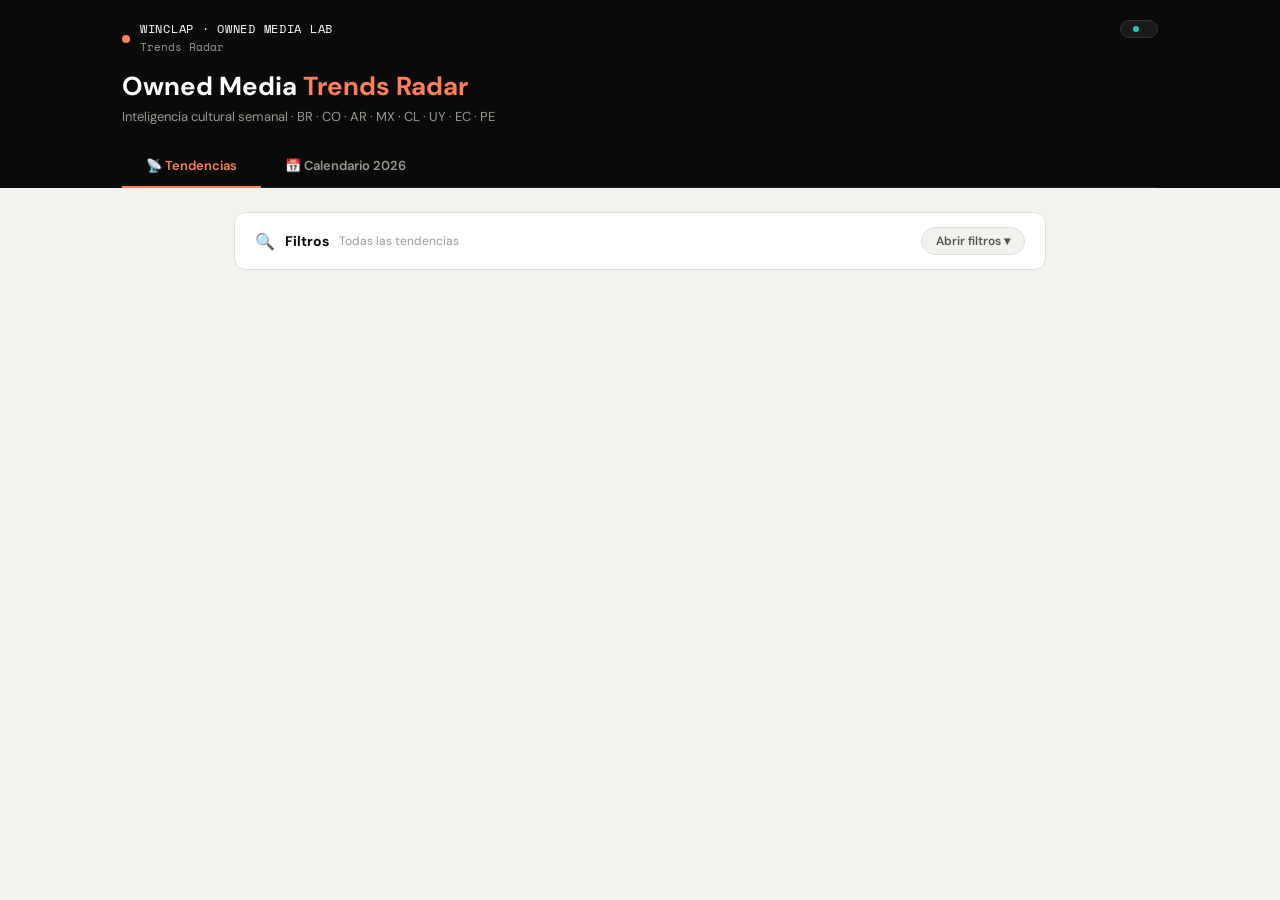
<file: radar.html>
<!doctype html><html lang=es><meta charset=UTF-8><meta content="width=device-width,initial-scale=1.0" name=viewport><title>Owned Media Trends Radar — Winclap</title><link href="https://fonts.googleapis.com/css2?family=Space+Mono:wght@400;700&family=DM+Sans:wght@300;400;500;600;700&display=swap" rel=stylesheet><link rel="stylesheet" href="styles.css"><body><header><div class=header-inner><div class=header-top><div class=brand><div class=brand-dot></div><div><div class=brand-text>WINCLAP · OWNED MEDIA LAB</div><div class=brand-sub>Trends Radar</div></div></div><div class=live-badge><div class=live-dot></div><span id=liveDate></span></div></div><div class=header-title><h1>Owned Media <span>Trends Radar</span></h1><p>Inteligencia cultural semanal · BR · CO · AR · MX · CL · UY · EC · PE</div><nav class=tab-nav><button class="tab-btn active" onclick="showTab('trends',this)">📡 Tendencias</button><button onclick="showTab('calendar',this)" class=tab-btn>📅 Calendario 2026</button></nav></div></header><div class="tab-content active" id=tab-trends><div class=trends-filters-wrap><div class=filters-bar id=tfBar><div class=filters-header onclick=toggleTFilters()><div class=filters-header-left><span>🔍</span><span class=filters-title>Filtros</span><span class=filters-summary id=tfSummary>Todas las tendencias</span></div><button class=filter-toggle-btn id=tfToggleBtn>Abrir filtros ▾</button></div><div class=filters-body><div class=filter-section><div class=filter-section-label>País</div><div class=filter-chips id=tfc-country><button class="filter-chip active" onclick="stf('country','ALL',this)">🌎 Todos</button><button onclick="stf('country','transversal',this)" class=filter-chip>✨ Transversal</button><button onclick="stf('country','BR',this)" class=filter-chip>🇧🇷 Brasil</button><button onclick="stf('country','CO',this)" class=filter-chip>🇨🇴 Colombia</button><button onclick="stf('country','AR',this)" class=filter-chip>🇦🇷 Argentina</button><button onclick="stf('country','MX',this)" class=filter-chip>🇲🇽 México</button><button onclick="stf('country','CL',this)" class=filter-chip>🇨🇱 Chile</button><button onclick="stf('country','UY',this)" class=filter-chip>🇺🇾 Uruguay</button><button onclick="stf('country','EC',this)" class=filter-chip>🇪🇨 Ecuador</button><button onclick="stf('country','PE',this)" class=filter-chip>🇵🇪 Perú</button></div></div><div class=filter-section><div class=filter-section-label>Categoría</div><div class=filter-chips id=tfc-cat><button class="filter-chip active" onclick="stf('cat','ALL',this)">Todas</button><button onclick="stf('cat','cultura-pop',this)" class=filter-chip>🎬 Cultura Pop</button><button onclick="stf('cat','tendencia-digital',this)" class=filter-chip>📡 Digital</button><button onclick="stf('cat','pais',this)" class=filter-chip>🗺 Por país</button></div></div><div class=filter-section><div class=filter-section-label>Canal</div><div class=filter-chips id=tfc-channel><button class="filter-chip active" onclick="stf('channel','ALL',this)">Todos</button><button onclick="stf('channel','Push',this)" class=filter-chip>🔔 Push</button><button onclick="stf('channel','Email',this)" class=filter-chip>📧 Email</button><button onclick="stf('channel','WhatsApp',this)" class=filter-chip>💬 WhatsApp</button><button onclick="stf('channel','SMS',this)" class=filter-chip>📱 SMS</button><button onclick="stf('channel','In-app',this)" class=filter-chip>📲 In-app</button><button onclick="stf('channel','Reels',this)" class=filter-chip>🎞 Reels</button></div></div><div class=filter-section><div class=filter-section-label>Cliente Winclap</div><div class=filter-chips id=tfc-client><button class="filter-chip active" onclick="stf('client','ALL',this)">Todos</button><button class="filter-chip client-chip" onclick="stf('client','BURGER KING',this)">👑 Burger King</button><button class="filter-chip client-chip" onclick="stf('client','BODYTECH',this)">💪 Bodytech</button><button class="filter-chip client-chip" onclick="stf('client','CCU',this)">🍺 CCU</button><button class="filter-chip client-chip" onclick="stf('client','DESPEGAR',this)">✈️ Despegar</button><button class="filter-chip client-chip" onclick="stf('client','DOLFINTECH',this)">💵 Dolfintech</button><button class="filter-chip client-chip" onclick="stf('client','GRUPO JCPM',this)">🏬 Grupo JCPM</button><button class="filter-chip client-chip" onclick="stf('client','LAIKA',this)">🐶 Laika</button><button class="filter-chip client-chip" onclick="stf('client','NATURA',this)">🌿 Natura</button><button class="filter-chip client-chip" onclick="stf('client','RABBIT',this)">🐰 Rabbit</button><button class="filter-chip client-chip" onclick="stf('client','SCHOLAS',this)">📚 Scholas</button><button class="filter-chip client-chip" onclick="stf('client','SHELLBOX',this)">⛽ Shell Box</button><button class="filter-chip client-chip" onclick="stf('client','STRIX',this)">🚗 Strix</button><button class="filter-chip client-chip" onclick="stf('client','TELECOM',this)">📡 Telecom AR</button></div></div><div class=filters-footer><button class=clear-filters-btn onclick=clearTFilters()>✕ Limpiar filtros</button></div></div></div></div><div class=container id=root></div></div><div class=tab-content id=tab-calendar><div class=cal-wrap><div class=filters-bar id=fBar><div class=filters-header onclick=toggleFilters()><div class=filters-header-left><span>🔍</span><span class=filters-title>Filtros</span><span class=filters-summary id=fSummary>Todos los eventos</span></div><button class=filter-toggle-btn id=fToggleBtn>Abrir filtros ▾</button></div><div class=filters-body><div class=filter-section><div class=filter-section-label>País</div><div class=filter-chips id=fc-country><button class="filter-chip active" onclick="sf('country','ALL',this)">🌎 Todos</button><button onclick="sf('country','BR',this)" class=filter-chip>🇧🇷 Brasil</button><button onclick="sf('country','CO',this)" class=filter-chip>🇨🇴 Colombia</button><button onclick="sf('country','AR',this)" class=filter-chip>🇦🇷 Argentina</button><button onclick="sf('country','MX',this)" class=filter-chip>🇲🇽 México</button><button onclick="sf('country','CL',this)" class=filter-chip>🇨🇱 Chile</button><button onclick="sf('country','UY',this)" class=filter-chip>🇺🇾 Uruguay</button><button onclick="sf('country','EC',this)" class=filter-chip>🇪🇨 Ecuador</button><button onclick="sf('country','PE',this)" class=filter-chip>🇵🇪 Perú</button></div></div><div class=filter-section><div class=filter-section-label>Categoría</div><div class=filter-chips id=fc-cat><button class="filter-chip active" onclick="sf('cat','ALL',this)">Todas</button><button onclick="sf('cat','civica',this)" class=filter-chip>🏛 Cívica</button><button onclick="sf('cat','cultural',this)" class=filter-chip>🎭 Cultural</button><button onclick="sf('cat','comercial',this)" class=filter-chip>🛒 Comercial</button><button onclick="sf('cat','festividad',this)" class=filter-chip>🎉 Festividad</button></div></div><div class=filter-section><div class=filter-section-label>Impacto</div><div class=filter-chips id=fc-impact><button class="filter-chip active" onclick="sf('impact','ALL',this)">Todos</button><button onclick="sf('impact','alto',this)" class=filter-chip>🔴 Alto</button><button onclick="sf('impact','medio',this)" class=filter-chip>🟠 Medio</button><button onclick="sf('impact','bajo',this)" class=filter-chip>⚪ Bajo</button></div></div><div class=filter-section><div class=filter-section-label>Industria / Tipo de negocio</div><div class=filter-chips id=fc-industry><button class="filter-chip active" onclick="sf('industry','ALL',this)">Todas</button><button onclick="sf('industry','fastfood',this)" class=filter-chip>🍔 Fast Food</button><button onclick="sf('industry','restaurantes',this)" class=filter-chip>🍽 Restaurantes</button><button onclick="sf('industry','fintech',this)" class=filter-chip>💳 Fintech</button><button onclick="sf('industry','ecommerce',this)" class=filter-chip>🛍 E-commerce</button><button onclick="sf('industry','travel',this)" class=filter-chip>✈️ Travel</button><button onclick="sf('industry','fitness',this)" class=filter-chip>🏋️ Fitness</button><button onclick="sf('industry','beauty',this)" class=filter-chip>💄 Belleza</button><button onclick="sf('industry','retail',this)" class=filter-chip>🏪 Retail</button><button onclick="sf('industry','petshop',this)" class=filter-chip>🐾 Petshop</button><button onclick="sf('industry','telecom',this)" class=filter-chip>📱 Telecom</button><button onclick="sf('industry','seguros',this)" class=filter-chip>🛡 Seguros</button><button onclick="sf('industry','ong',this)" class=filter-chip>🤝 ONG</button><button onclick="sf('industry','b2b',this)" class=filter-chip>🏢 B2B</button></div></div><div class=filter-section><div class=filter-section-label>Cliente Winclap</div><div class=filter-chips id=fc-client><button class="filter-chip active" onclick="sf('client','ALL',this)">Todos</button><button onclick="sf('client','BURGER KING',this)" class=filter-chip>👑 Burger King</button><button onclick="sf('client','BODYTECH',this)" class=filter-chip>💪 Bodytech</button><button onclick="sf('client','CCU',this)" class=filter-chip>🍺 CCU</button><button onclick="sf('client','DESPEGAR',this)" class=filter-chip>✈️ Despegar</button><button onclick="sf('client','DOLFINTECH',this)" class=filter-chip>💵 Dolfintech</button><button onclick="sf('client','GRUPO JCPM',this)" class=filter-chip>🏬 Grupo JCPM</button><button onclick="sf('client','LAIKA',this)" class=filter-chip>🐶 Laika</button><button onclick="sf('client','NATURA',this)" class=filter-chip>🌿 Natura</button><button onclick="sf('client','RABBIT',this)" class=filter-chip>🐰 Rabbit</button><button onclick="sf('client','SCHOLAS',this)" class=filter-chip>📚 Scholas</button><button onclick="sf('client','SHELLBOX',this)" class=filter-chip>⛽ Shell Box</button><button onclick="sf('client','STRIX',this)" class=filter-chip>🚗 Strix</button><button onclick="sf('client','TELECOM',this)" class=filter-chip>📡 Telecom AR</button></div></div><div class=filters-footer><button class=clear-filters-btn onclick=clearFilters()>✕ Limpiar filtros</button></div></div></div><div class=toolbar id=toolbar><span class=results-count id=rCount></span></div><div id=cal-root></div></div></div><div class=modal-overlay id=mOverlay onclick=closeMO(event)><div class=modal id=mBox><div class=modal-top-bar id=mBar></div><div class=modal-head><div class=modal-title id=mTitle></div><button class=modal-close onclick=closeM()>✕</button></div><div class=modal-body id=mBody></div></div></div><script src="app.js"></script>
</file>
<file: styles.css>
:root{--black:#0a0a0a;--white:#fff;--red:#fe805b;--green:#1cc9b9;--purple:#ceabff;--blue:#87dbff;--yellow:#ffd447;--pink:#ff9b96;--bg:#f2f1ee;--card:#fff;--border:#e0dfdb;--t1:#0a0a0a;--t2:#555550;--t3:#9a9990}*{box-sizing:border-box;margin:0;padding:0}body{background:var(--bg);color:var(--t1);min-height:100vh;font-family:DM Sans,sans-serif}header{background:var(--black);color:var(--white)}.header-inner{max-width:1100px;margin:0 auto;padding:20px 32px 0}.header-top{justify-content:space-between;align-items:flex-start;margin-bottom:16px;display:flex}.brand{align-items:center;gap:10px;display:flex}.brand-dot{background:var(--red);border-radius:50%;width:8px;height:8px;margin-top:2px}.brand-text{color:var(--white);letter-spacing:.06em;font-family:Space Mono,monospace;font-size:12px}.brand-sub{color:var(--t3);margin-top:2px;font-family:Space Mono,monospace;font-size:11px}.live-badge{color:var(--t3);background:#1a1a1a;border:1px solid #333;border-radius:20px;align-items:center;gap:6px;padding:5px 12px;font-family:Space Mono,monospace;font-size:11px;font-weight:600;display:flex}.live-dot{background:var(--green);border-radius:50%;width:6px;height:6px;animation:2s infinite pulse}@keyframes pulse{0%,to{opacity:1}50%{opacity:.3}}.header-title{margin-bottom:20px}.header-title h1{color:var(--white);font-size:26px;font-weight:700;line-height:1.2}.header-title h1 span{color:var(--red)}.header-title p{color:var(--t3);margin-top:6px;font-size:13px}.tab-nav{border-bottom:1px solid #1f1f1f;display:flex}.tab-btn{color:var(--t3);cursor:pointer;background:0 0;border:none;border-bottom:2px solid #0000;margin-bottom:-1px;padding:12px 24px;font-family:DM Sans,sans-serif;font-size:13px;font-weight:600;transition:all .2s}.tab-btn:hover{color:var(--white)}.tab-btn.active{color:var(--red);border-bottom-color:var(--red)}.tab-content{display:none}.tab-content.active{display:block}.container{max-width:860px;margin:0 auto;padding:32px 24px}.week-card{background:var(--card);border:1px solid var(--border);border-radius:12px;margin-bottom:12px;overflow:hidden;box-shadow:0 1px 3px #0000000a}.week-header{cursor:pointer;user-select:none;justify-content:space-between;align-items:center;padding:18px 22px;transition:background .15s;display:flex}.week-header:hover{background:#fafaf9}.week-label{font-size:15px;font-weight:700}.week-meta{color:var(--t3);margin-top:3px;font-family:Space Mono,monospace;font-size:12px}.week-right{align-items:center;gap:12px;display:flex}.chevron{color:var(--t3);font-size:12px;transition:transform .25s}.week-card.open .chevron{transform:rotate(180deg)}.week-body{border-top:1px solid var(--border);display:none}.week-card.open .week-body{display:block}.sec-item{border-bottom:1px solid var(--border)}.sec-item:last-child{border-bottom:none}.sec-header{cursor:pointer;user-select:none;align-items:center;gap:10px;padding:14px 22px;transition:background .15s;display:flex}.sec-header:hover{background:#fafaf9}.sec-icon{font-size:18px}.sec-info{flex:1}.sec-title{font-size:14px;font-weight:600}.sec-sub{color:var(--t3);margin-top:1px;font-size:11px}.sec-badge{background:var(--bg);color:var(--t2);border-radius:20px;padding:3px 9px;font-size:11px;font-weight:700}.sec-chevron{color:var(--t3);font-size:11px;transition:transform .2s}.sec-item.open .sec-chevron{transform:rotate(180deg)}.sec-body{padding:0 22px 18px;display:none}.sec-item.open .sec-body{display:block}.trend-item{border-bottom:1px solid var(--border);gap:14px;padding:14px 0;display:flex}.trend-item:last-child{border-bottom:none}.trend-num{color:var(--t3);min-width:20px;padding-top:2px;font-family:Space Mono,monospace;font-size:11px}.trend-content{flex:1}.trend-name{margin-bottom:4px;font-size:14px;font-weight:600}.trend-why{color:var(--t2);margin-bottom:6px;font-size:13px;line-height:1.5}.trend-meta-row{align-items:baseline;gap:8px;margin-bottom:3px;display:flex}.trend-meta-label{color:var(--t3);text-transform:uppercase;letter-spacing:.06em;min-width:76px;padding-top:1px;font-family:Space Mono,monospace;font-size:9px;font-weight:700}.trend-meta-val{color:var(--t2);flex:1;font-size:12px;line-height:1.4}.trend-tags{flex-wrap:wrap;gap:6px;display:flex}.tag{background:var(--bg);color:var(--t2);border-radius:20px;padding:3px 9px;font-size:11px;font-weight:600}.tag.channel{color:#2a7ab5;background:#ebf7ff}.tag.format{color:#6b4db8;background:#f3eeff}.tag.brand{color:#c05a30;background:#fef1ec}.empty-state{text-align:center;color:var(--t3);padding:24px;font-size:13px}#tab-calendar .cal-wrap{max-width:1100px;margin:0 auto;padding:0 24px 40px}.filters-bar{background:var(--card);border:1px solid var(--border);border-radius:12px;margin:24px 0 20px;overflow:hidden}.filters-header{cursor:pointer;user-select:none;justify-content:space-between;align-items:center;padding:14px 20px;display:flex}.filters-header-left{align-items:center;gap:10px;display:flex}.filters-title{font-size:14px;font-weight:700}.filters-summary{color:var(--t3);font-size:12px}.filter-toggle-btn{background:var(--bg);border:1px solid var(--border);color:var(--t2);cursor:pointer;border-radius:20px;padding:5px 14px;font-family:DM Sans,sans-serif;font-size:12px;font-weight:600;transition:all .15s}.filter-toggle-btn:hover{background:var(--border)}.filters-body{border-top:1px solid var(--border);padding:16px 20px;display:none}.filters-bar.open .filters-body{display:block}.filter-section{margin-bottom:14px}.filter-section:last-child{margin-bottom:0}.filter-section-label{color:var(--t3);text-transform:uppercase;letter-spacing:.08em;margin-bottom:7px;font-family:Space Mono,monospace;font-size:10px;font-weight:700}.filter-chips{flex-wrap:wrap;gap:6px;display:flex}.filter-chip{background:var(--bg);border:1px solid var(--border);color:var(--t2);cursor:pointer;border-radius:20px;padding:4px 12px;font-family:DM Sans,sans-serif;font-size:11px;font-weight:600;transition:all .15s}.filter-chip:hover{border-color:var(--red);color:var(--red)}.filter-chip.active{background:var(--black);border-color:var(--black);color:var(--white)}.filter-chip.client-active{background:var(--red);border-color:var(--red);color:var(--white)}.filters-footer{border-top:1px solid var(--border);justify-content:flex-end;margin-top:10px;padding-top:10px;display:flex}.clear-filters-btn{color:var(--t3);cursor:pointer;background:0 0;border:none;font-family:DM Sans,sans-serif;font-size:12px}.clear-filters-btn:hover{color:var(--red)}.toolbar{flex-wrap:wrap;align-items:center;gap:8px;margin-bottom:16px;display:flex}.results-count{color:var(--t3);margin-left:auto;font-family:Space Mono,monospace;font-size:12px}.active-pill{background:var(--black);color:var(--white);border-radius:20px;align-items:center;gap:5px;padding:3px 10px;font-size:11px;font-weight:600;display:inline-flex}.active-pill .x{cursor:pointer;opacity:.6;margin-left:2px}.active-pill .x:hover{opacity:1}.month-section{margin-bottom:28px}.month-header{align-items:center;gap:12px;margin-bottom:12px;display:flex}.month-name{letter-spacing:.1em;text-transform:uppercase;color:var(--t2);font-family:Space Mono,monospace;font-size:11px;font-weight:700}.month-line{background:var(--border);flex:1;height:1px}.month-count{color:var(--t3);font-family:Space Mono,monospace;font-size:10px}.cal-grid{grid-template-columns:repeat(auto-fill,minmax(240px,1fr));gap:10px;display:grid}.cal-card{background:var(--card);border:1px solid var(--border);cursor:pointer;border-radius:10px;transition:all .18s;overflow:hidden}.cal-card:hover{border-color:var(--red);transform:translateY(-2px);box-shadow:0 6px 20px #0000001a}.cal-accent{height:3px}.cal-accent.civica{background:var(--blue)}.cal-accent.cultural{background:var(--purple)}.cal-accent.comercial{background:var(--red)}.cal-accent.festividad{background:var(--yellow)}.cal-inner{padding:12px}.cal-top{justify-content:space-between;align-items:flex-start;gap:6px;margin-bottom:7px;display:flex}.cal-date{color:var(--t3);font-family:Space Mono,monospace;font-size:10px;font-weight:700}.cal-impact{text-transform:uppercase;letter-spacing:.05em;border-radius:20px;padding:2px 7px;font-size:9px;font-weight:700}.impact-alto{color:#c0392b;background:#fdecea}.impact-medio{color:#b7770d;background:#fef6e8}.impact-bajo{color:var(--t3);background:#f2f2f0}.cal-name{margin-bottom:6px;font-size:13px;font-weight:700;line-height:1.3}.cal-bottom{justify-content:space-between;align-items:center;margin-bottom:6px;display:flex}.cal-flags{letter-spacing:1px;font-size:12px}.cal-cat{text-transform:uppercase;letter-spacing:.04em;border-radius:20px;padding:2px 7px;font-size:9px;font-weight:700}.cat-civica{color:#2a7ab5;background:#ebf7ff}.cat-cultural{color:#6b4db8;background:#f3eeff}.cat-comercial{color:#c05a30;background:#fef1ec}.cat-festividad{color:#9a7200;background:#fffae8}.cal-clients{flex-wrap:wrap;gap:3px;margin-top:6px;display:flex}.ctag{background:var(--bg);color:var(--t2);border:1px solid var(--border);border-radius:10px;padding:2px 6px;font-size:9px;font-weight:700}.no-results{text-align:center;color:var(--t3);padding:60px 24px;font-size:14px}.modal-overlay{z-index:1000;background:#000000a6;justify-content:center;align-items:center;padding:20px;display:none;position:fixed;inset:0}.modal-overlay.open{display:flex}.modal{background:var(--white);border-radius:16px;width:100%;max-width:580px;max-height:90vh;animation:.2s modalIn;position:relative;overflow-y:auto}@keyframes modalIn{0%{opacity:0;transform:translateY(8px)}to{opacity:1;transform:translateY(0)}}.modal-top-bar{border-radius:16px 16px 0 0;height:4px}.modal-top-bar.civica{background:var(--blue)}.modal-top-bar.cultural{background:var(--purple)}.modal-top-bar.comercial{background:var(--red)}.modal-top-bar.festividad{background:var(--yellow)}.modal-head{justify-content:space-between;align-items:flex-start;gap:12px;padding:20px 22px 0;display:flex}.modal-title{flex:1;font-size:19px;font-weight:700;line-height:1.3}.modal-close{background:var(--bg);cursor:pointer;border:none;border-radius:50%;flex-shrink:0;justify-content:center;align-items:center;width:30px;height:30px;font-size:15px;display:flex}.modal-close:hover{background:var(--border)}.modal-body{padding:14px 22px 24px}.mrow{flex-wrap:wrap;align-items:center;gap:8px;margin-bottom:10px;display:flex}.mlabel{color:var(--t3);text-transform:uppercase;letter-spacing:.06em;min-width:72px;font-family:Space Mono,monospace;font-size:9px;font-weight:700}.mdivider{background:var(--border);height:1px;margin:14px 0}.msec{text-transform:uppercase;letter-spacing:.08em;color:var(--t3);margin-bottom:7px;font-family:Space Mono,monospace;font-size:10px;font-weight:700}.mdesc{color:var(--t2);margin-bottom:14px;font-size:13px;line-height:1.6}.mbrand{border:1px solid #faddd5;border-left:3px solid var(--red);background:#fef7f5;border-radius:8px;margin-bottom:14px;padding:11px 13px}.mbrand p{color:var(--t2);font-size:13px;line-height:1.5}.mchips{flex-wrap:wrap;gap:5px;margin-bottom:14px;display:flex}.mchip{background:var(--bg);color:var(--t2);border:1px solid var(--border);border-radius:20px;padding:3px 9px;font-size:11px;font-weight:600}.mclients{flex-wrap:wrap;gap:5px;margin-bottom:10px;display:flex}.mclient{background:var(--black);color:var(--white);border-radius:20px;padding:3px 10px;font-size:11px;font-weight:700}.mclient-brief{background:var(--bg);border:1px solid var(--border);border-radius:8px;margin-top:8px;margin-bottom:8px;padding:10px 12px}.mclient-brief-header{justify-content:space-between;align-items:center;margin-bottom:5px;display:flex}.mclient-brief-name{color:var(--t1);font-size:12px;font-weight:700}.mclient-brief-canal{color:#2a7ab5;background:#ebf7ff;border-radius:20px;padding:2px 8px;font-size:10px;font-weight:600}.mclient-brief-angulo{color:var(--t2);margin-bottom:6px;font-size:11px;font-style:italic}.mclient-brief-copy{background:var(--white);border:1px solid var(--border);border-left:3px solid var(--red);color:var(--t1);cursor:pointer;word-break:break-word;border-radius:6px;padding:8px 10px;font-size:12px;line-height:1.5;position:relative}.no-client-note{color:var(--t3);font-size:12px;font-style:italic}.subgroup{border:1px solid var(--border);border-radius:8px;margin-bottom:14px;overflow:hidden}.subgroup-header{cursor:pointer;user-select:none;justify-content:space-between;align-items:center;padding:9px 14px;display:flex}.subgroup-label{font-size:12px;font-weight:700}.subgroup-count{opacity:.8;border-radius:20px;padding:2px 8px;font-size:10px;font-weight:700}.subgroup-chevron{font-size:10px;transition:transform .2s}.subgroup.open .subgroup-chevron{transform:rotate(180deg)}.subgroup-body{border-top:1px solid var(--border);background:var(--card);display:none}.subgroup.open .subgroup-body{display:block}.subgroup-body .trend-item{padding:12px 14px}.subgroup-body .trend-item:last-child{border-bottom:none}.trends-filters-wrap{max-width:860px;margin:24px auto 0;padding:0 24px}.trend-sources{margin-top:6px}.sources-toggle{color:var(--t3);cursor:pointer;background:0 0;border:none;align-items:center;gap:4px;padding:0;font-family:DM Sans,sans-serif;font-size:11px;font-weight:600;transition:color .15s;display:flex}.sources-toggle:hover{color:var(--red)}.sources-list{background:var(--bg);border-left:2px solid var(--border);border-radius:6px;margin-top:6px;padding:8px 10px;display:none}.sources-list.open{display:block}.source-item{align-items:baseline;gap:6px;padding:3px 0;display:flex}.source-num{color:var(--t3);min-width:14px;font-family:Space Mono,monospace;font-size:9px}.source-link{color:var(--blue);word-break:break-all;font-size:11px;line-height:1.4;text-decoration:none}.source-link:hover{color:var(--red);text-decoration:underline}.source-title{color:var(--t2);font-size:11px}.finance-section{background:#f6fdf7;border:1px solid #d4edda;border-radius:10px;margin:0 22px 16px;overflow:hidden}.finance-header{cursor:pointer;user-select:none;align-items:center;gap:8px;padding:12px 16px;display:flex}.finance-header:hover{background:#edfaf0}.finance-icon{font-size:16px}.finance-title{color:#1a6b30;flex:1;font-size:13px;font-weight:700}.finance-count{color:#1a6b30;background:#d4edda;border-radius:20px;padding:2px 8px;font-size:11px;font-weight:700}.finance-chevron{color:#4caf50;font-size:11px;transition:transform .2s}.finance-section.open .finance-chevron{transform:rotate(180deg)}.finance-body{padding:0 16px 14px;display:none}.finance-section.open .finance-body{display:block}.finance-item{border-bottom:1px solid #d4edda;padding:10px 0}.finance-item:last-child{border-bottom:none}.finance-item-top{justify-content:space-between;align-items:flex-start;gap:8px;margin-bottom:4px;display:flex}.finance-name{color:#1a3a20;flex:1;font-size:13px;font-weight:700}.finance-flag{font-size:14px}.finance-countries{flex-wrap:wrap;gap:3px;margin-bottom:2px;display:flex}.finance-why{color:#2d5a3d;margin-bottom:6px;font-size:12px;line-height:1.5}.finance-action{color:#1a3a20;background:#d4edda;border-left:3px solid #4caf50;border-radius:6px;padding:7px 10px;font-size:11px;font-style:italic;line-height:1.5}.finance-type{text-transform:uppercase;letter-spacing:.05em;white-space:nowrap;border-radius:20px;padding:2px 7px;font-size:9px;font-weight:700}.ftype-pago{color:#1a6b30;background:#d4edda}.ftype-fx{color:#856404;background:#fff3cd}.ftype-alerta{color:#c0392b;background:#fdecea}.ftype-ciclo{color:#2a7ab5;background:#ebf7ff}
</file>
